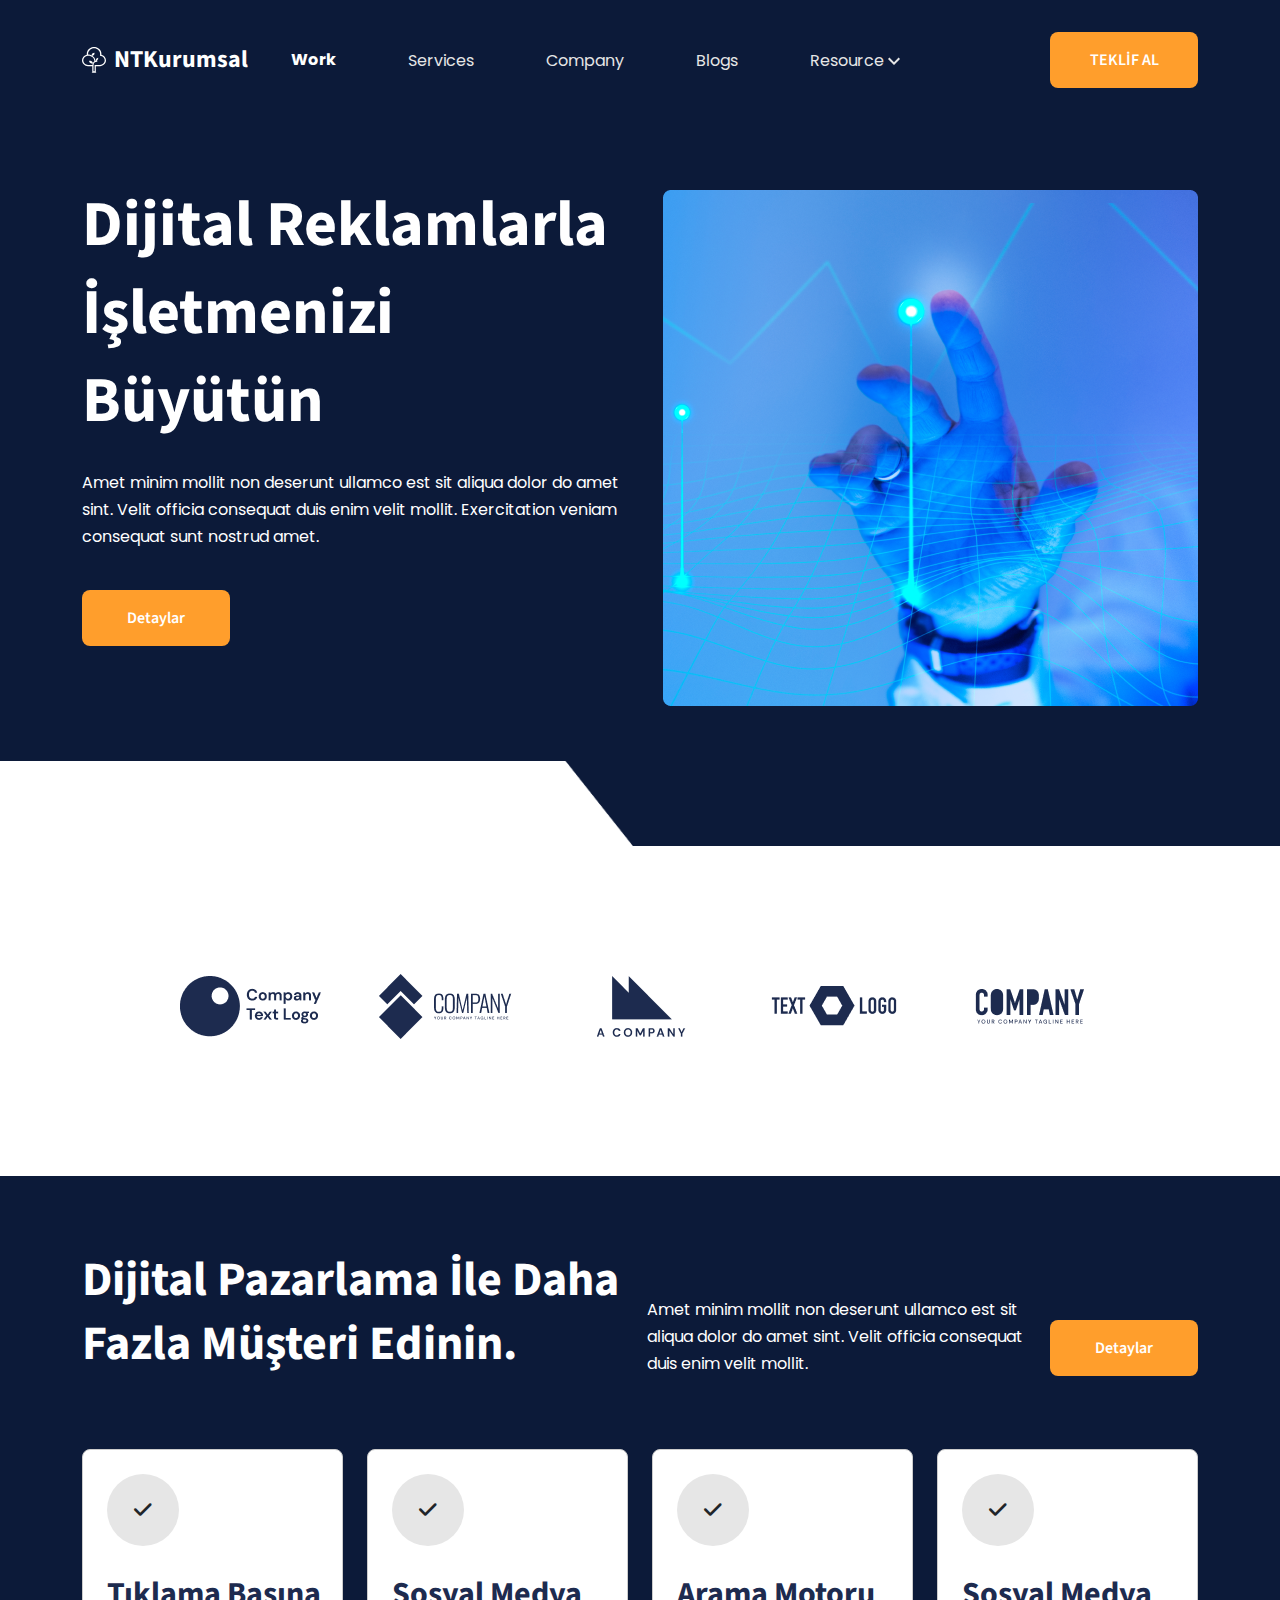
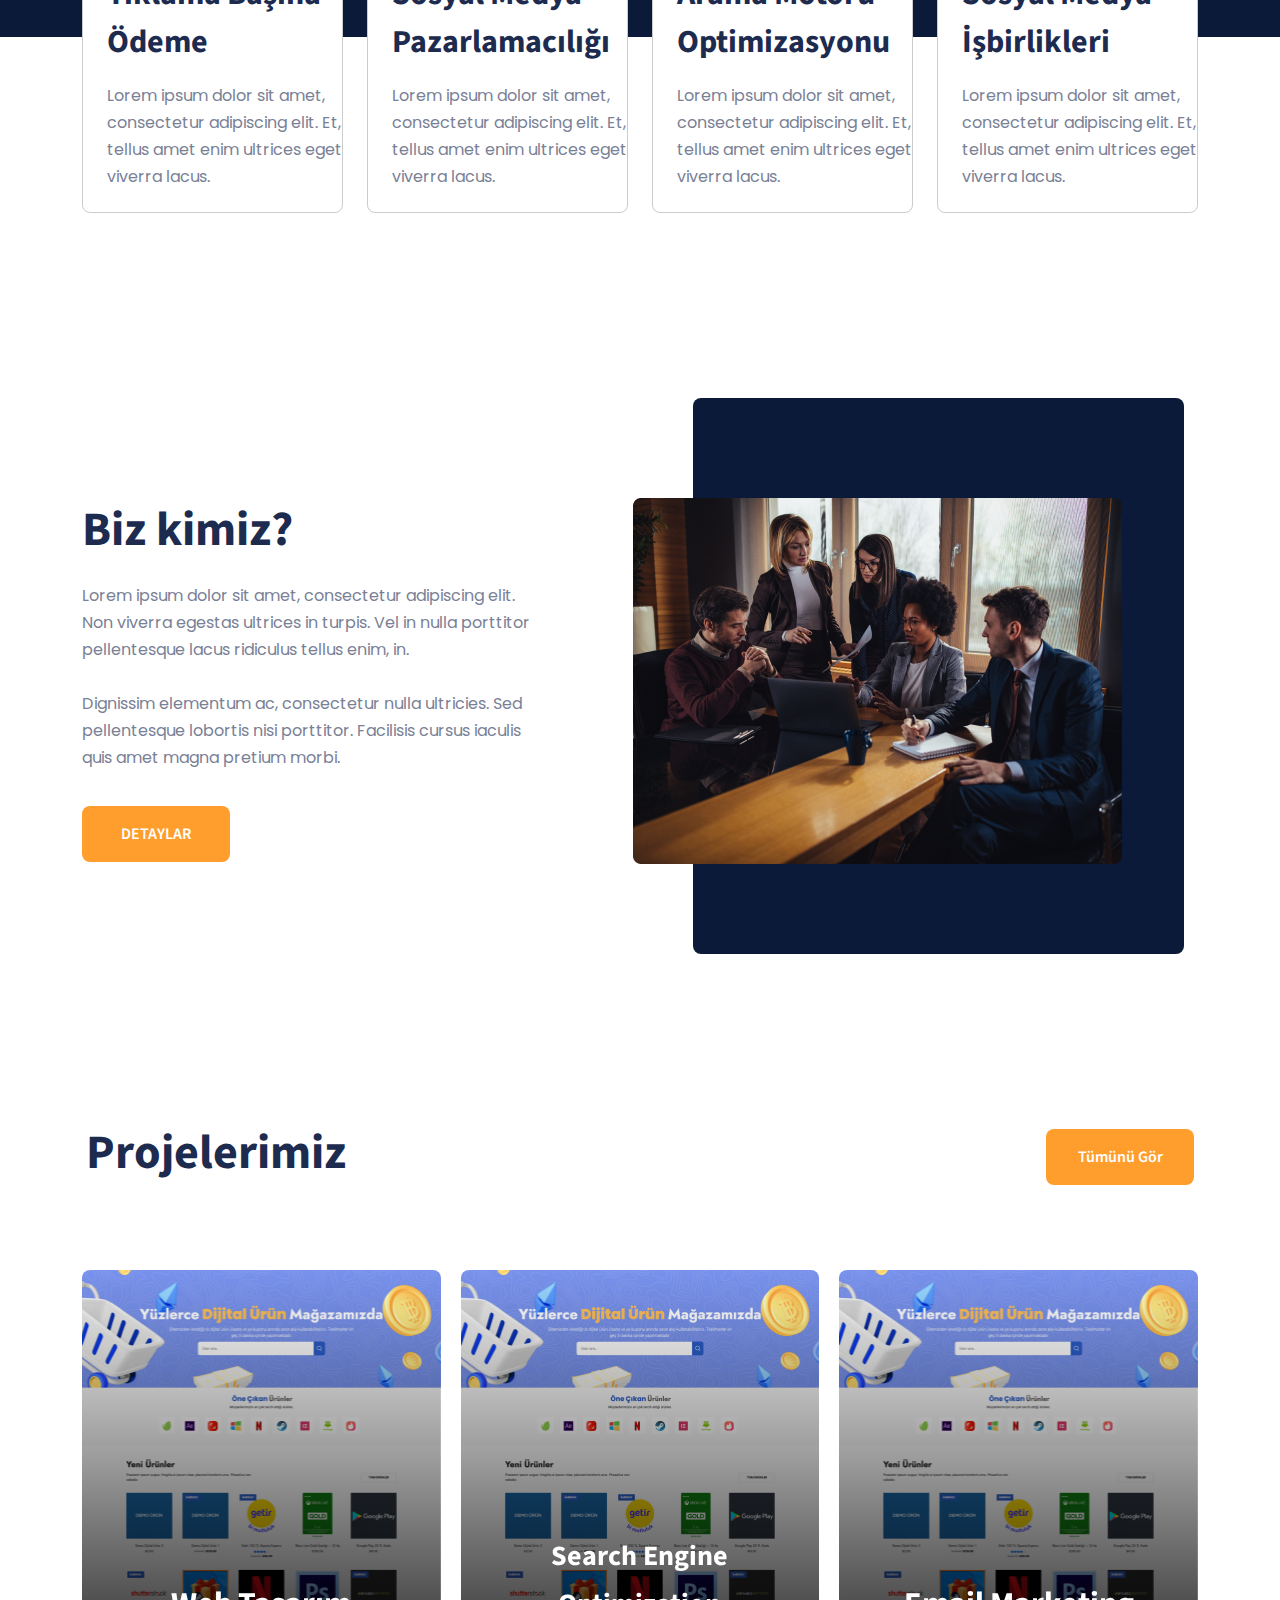
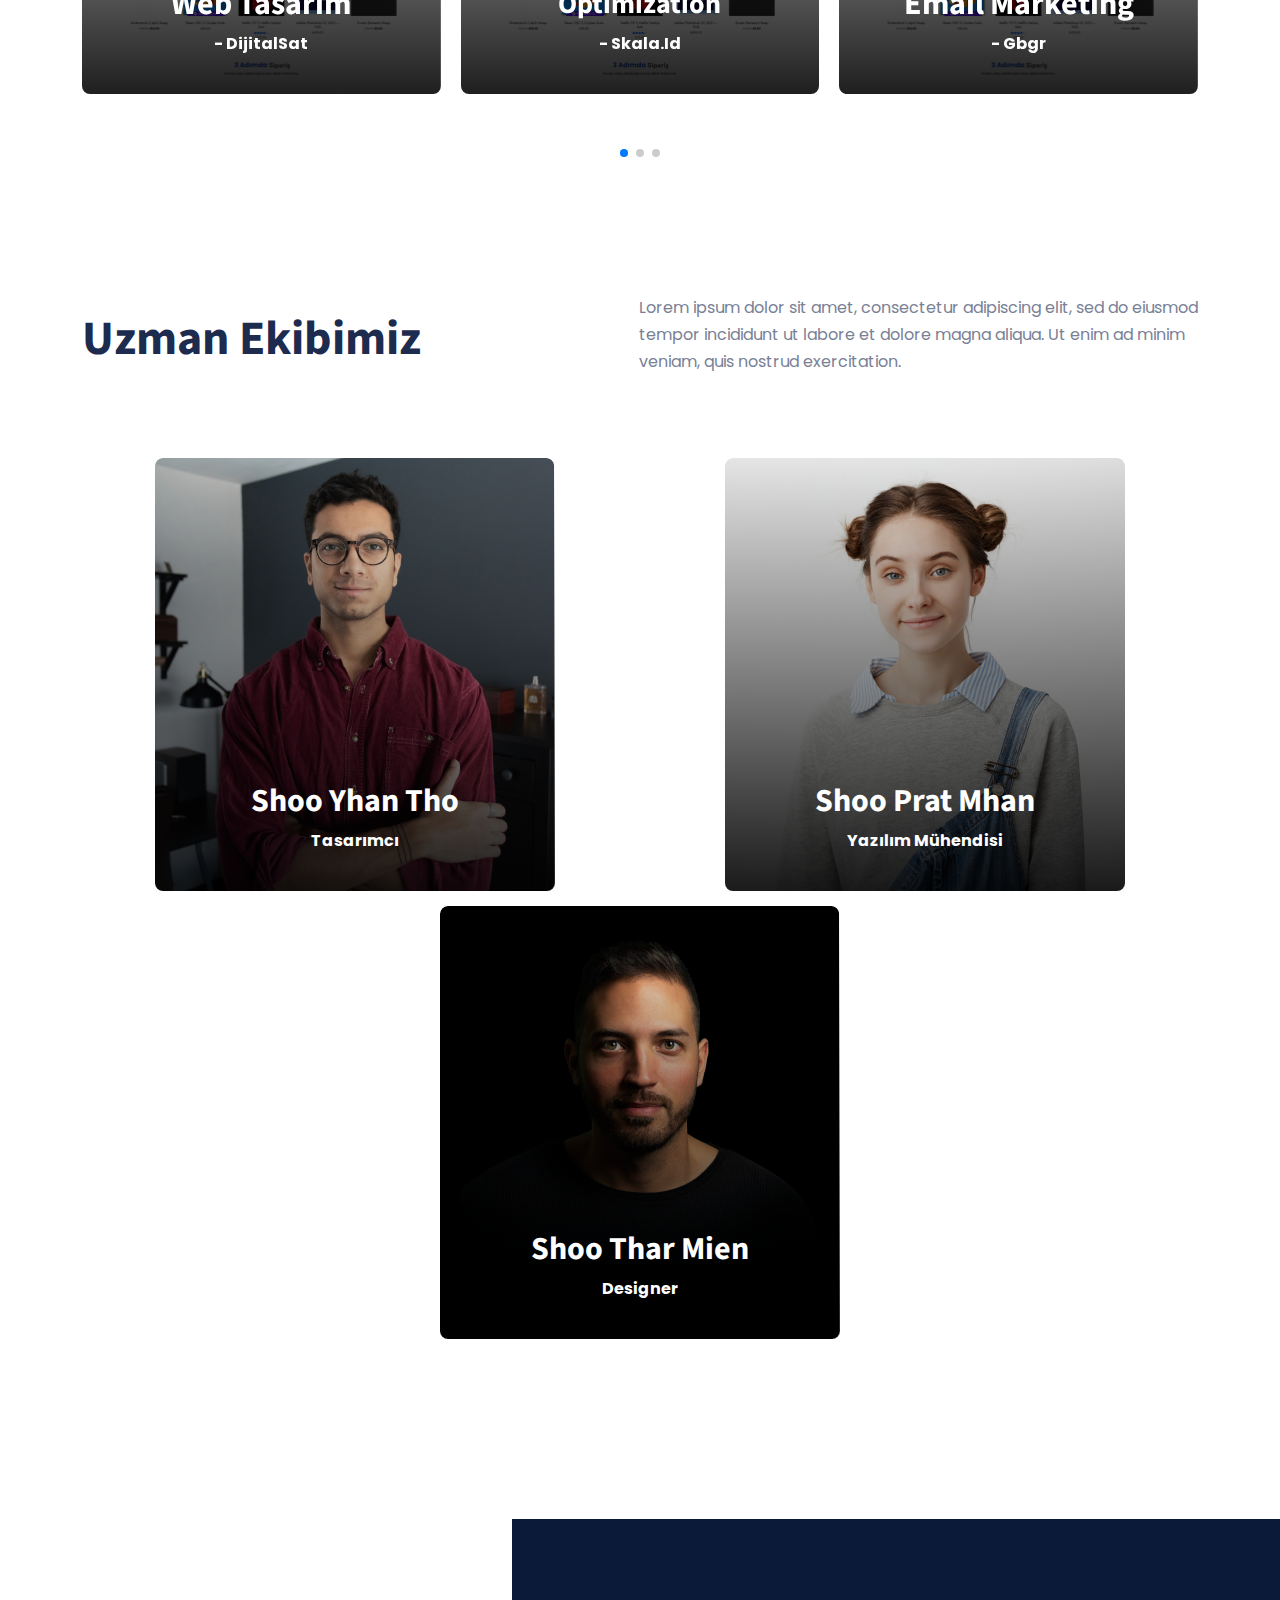
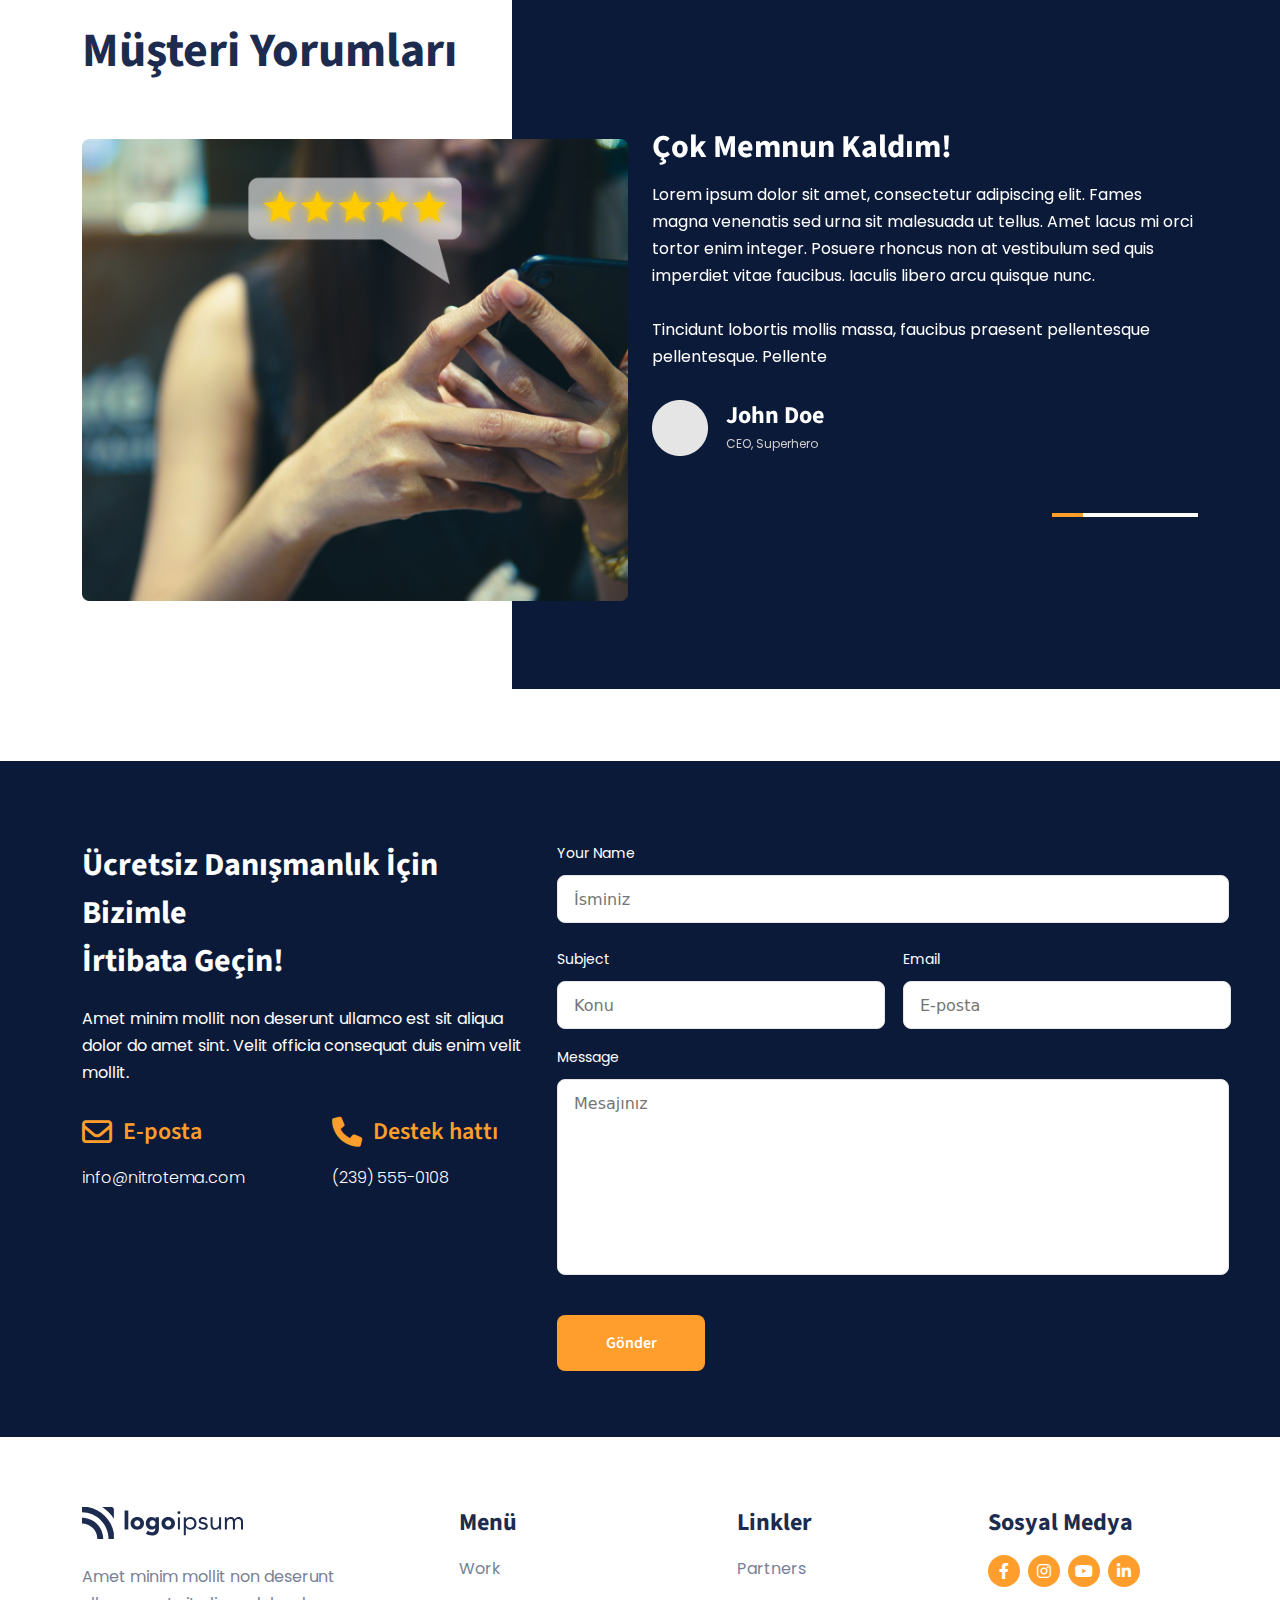
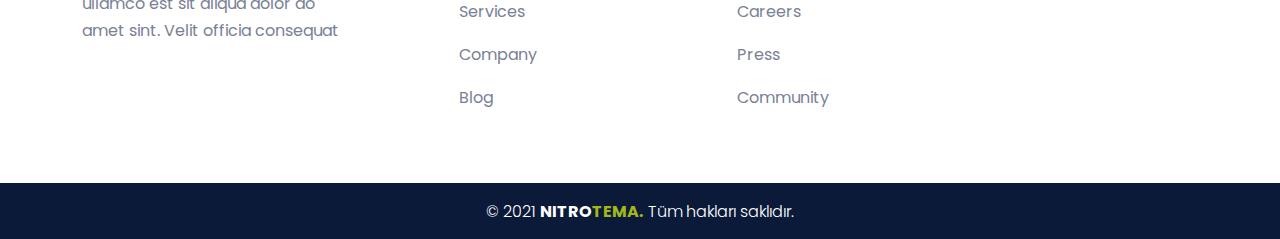
<file: index.html>
<!DOCTYPE html>
<html lang="en">

<head>
    <meta charset="UTF-8">
    <meta http-equiv="X-UA-Compatible" content="IE=edge">
    <meta name="viewport" content="width=device-width, initial-scale=1.0">
    <title>Document</title>
    <link rel="stylesheet" href="assets/css/style.css">
    <link rel="stylesheet" href="assets/css/bootstrap.min.css">
    <link rel="stylesheet" href="https://cdnjs.cloudflare.com/ajax/libs/font-awesome/6.0.0-beta3/css/all.min.css">
    <link rel="stylesheet" href="assets/css/swiper-bundle.min.css" />
</head>

<body id="body">
    <!-- Header Start -->
    <header id="header">
        <div class="container">
            <div class="row">
                <div class="col-6  justify-content-start d-flex align-items-center">
                    <div class="header-left">
                        <svg width="24" height="26" viewBox="0 0 24 26" fill="none" xmlns="http://www.w3.org/2000/svg">
                            <path
                                d="M19.3774 7.69924C19.3957 7.49593 19.4048 7.28919 19.4048 7.08098C19.4162 6.14431 19.2352 5.21477 18.8724 4.34621C18.5096 3.47766 17.9721 2.68736 17.291 2.0211C16.61 1.35485 15.799 0.825892 14.9051 0.464877C14.0111 0.103862 13.0519 -0.0820313 12.0831 -0.0820312C11.1143 -0.0820313 10.1551 0.103862 9.26112 0.464877C8.36715 0.825892 7.55616 1.35485 6.87514 2.0211C6.19413 2.68736 5.65663 3.47766 5.29379 4.34621C4.93096 5.21477 4.74999 6.14431 4.76139 7.08098C4.76139 7.27694 4.7695 7.47111 4.78571 7.66348C2.05362 8.20581 0 10.5618 0 13.3631C0 16.5671 2.68547 19.199 6.00025 19.199H10.2772V25.3229H9.87189V25.7638H14.1788V25.3229H13.8241V19.199H18.0003C21.3135 19.199 24 16.575 24 13.369C24 10.6255 22.0274 8.30135 19.3774 7.69924ZM10.2316 17.9742H6.44766C6.35595 17.9742 6.05751 17.9428 6.00025 17.9428C5.36841 17.9428 4.75632 17.7758 4.18072 17.5396C3.38509 17.2134 2.69795 16.6813 2.19493 16.0018C1.69191 15.3223 1.3925 14.5219 1.32964 13.6885C1.26678 12.8551 1.44292 12.0211 1.83866 11.2782C2.23441 10.5354 2.83443 9.91251 3.57269 9.47812C4.02871 9.20866 5.45252 8.68446 6.41675 8.68446C7.9765 8.6864 9.4741 9.2758 10.5919 10.3276C11.7096 11.3795 12.3596 12.811 12.4038 14.3184C11.753 14.749 11.2306 15.3372 10.8888 16.0243C10.7459 15.58 10.4034 14.8074 9.66364 14.339C8.57932 13.6531 7.05215 13.8819 7.05215 13.8819C7.05215 13.8819 7.2832 15.2233 8.36955 15.9097C9.18583 16.4261 10.2524 16.4241 10.7307 16.3918C10.547 16.8784 10.453 17.3924 10.4531 17.9105C10.4531 17.9232 10.4531 17.9747 10.4531 17.9747L10.2316 17.9742ZM21.3074 16.5495C20.881 16.963 20.3758 17.2927 19.8198 17.5205C19.2442 17.7562 18.6316 17.9369 18.0003 17.9369C17.9425 17.9369 17.6456 17.9742 17.5523 17.9742H12.6587V24.245H11.544C11.544 24.245 11.5516 17.9281 11.5516 17.9022C11.5522 17.0385 11.9067 16.2103 12.5375 15.5988C13.1682 14.9873 14.0238 14.6423 14.917 14.6393C15.0636 14.6393 15.2042 14.583 15.3079 14.4828C15.4116 14.3826 15.4698 14.2466 15.4698 14.1048C15.4698 13.9631 15.4116 13.8271 15.3079 13.7269C15.2042 13.6267 15.0636 13.5704 14.917 13.5704C14.7477 13.57 14.5785 13.5792 14.4103 13.5978C14.7848 13.4861 15.2925 13.2548 15.6578 12.7845C16.3079 11.9458 16.2648 10.6613 16.2648 10.6613C16.2648 10.6613 15.1643 10.7367 14.5137 11.5749C13.9057 12.3588 13.9057 13.5292 13.9082 13.6816C13.7618 13.7143 13.6172 13.7542 13.475 13.8011C13.3668 12.7579 13.0129 11.7526 12.4405 10.8622C11.8681 9.97178 11.0924 9.21996 10.1729 8.66437C10.672 8.53112 11.5957 8.21806 12.0983 7.63017C12.8077 6.79732 12.4059 5.72882 12.4059 5.72882C12.4059 5.72882 10.8493 6.01003 10.1379 6.84288C9.66617 7.39501 9.68492 8.05051 9.75079 8.4297C8.72621 7.89889 7.58168 7.62152 6.41929 7.62233C6.36305 7.62233 6.3068 7.62233 6.25107 7.62233C6.20423 7.62376 6.15776 7.63084 6.11274 7.64339L6.10565 7.55717C6.09196 7.39795 6.08538 7.23726 6.08538 7.07853C6.07809 6.3122 6.22791 5.55208 6.52617 4.84205C6.82444 4.13203 7.26523 3.48618 7.82311 2.9418C8.38098 2.39742 9.04488 1.9653 9.77645 1.67041C10.508 1.37551 11.2928 1.22367 12.0854 1.22367C12.878 1.22367 13.6627 1.37551 14.3943 1.67041C15.1259 1.9653 15.7898 2.39742 16.3476 2.9418C16.9055 3.48618 17.3463 4.13203 17.6446 4.84205C17.9428 5.55208 18.0927 6.3122 18.0854 7.07853C18.0854 7.24706 18.0778 7.41755 18.0626 7.58559L17.9643 8.6874L19.079 8.94019C19.587 9.05559 20.0711 9.2532 20.5109 9.52466C21.1767 9.93286 21.7249 10.4973 22.1044 11.1654C22.484 11.8336 22.6825 12.5837 22.6816 13.346C22.6828 13.9403 22.5626 14.529 22.3279 15.0783C22.0931 15.6275 21.7484 16.1265 21.3135 16.5466L21.3074 16.5495Z"
                                fill="white" />
                        </svg>
                        <a href="#" class="logo"> NTKurumsal </a>
                    </div>
                </div>
                <div class="col-6 d-flex justify-content-end align-items-center">
                    <nav class="navbar">
                        <ul class="nav-list">
                            <li class="nav-item"><a class="nav-link active" href="#"> Work </a></li>
                            <li class="nav-item"><a class="nav-link" href="#"> Services </a></li>
                            <li class="nav-item"><a class="nav-link" href="#"> Company </a></li>
                            <li class="nav-item"><a class="nav-link" href="#"> Blogs </a></li>
                            <li class="nav-item"><a class="nav-link" href="#"> Resource <svg width="12" height="8"
                                        viewBox="0 0 12 8" fill="none" xmlns="http://www.w3.org/2000/svg">
                                        <path fill-rule="evenodd" clip-rule="evenodd"
                                            d="M6 0L0 6L1.41 7.41L6 2.83L10.59 7.41L12 6L6 0Z" fill="#E6E6E6" />
                                    </svg>
                                </a>
                                <ul>
                                    <li><a href="#"> Sub Menu </a></li>
                                    <li><a href="#"> Sub Menu </a></li>
                                    <li><a href="#"> Sub Menu </a></li>
                                    <li><a href="#"> Sub Menu </a>
                                        <ul>
                                            <li><a href="#"> Sub Menu </a></li>
                                            <li><a href="#"> Sub Menu </a></li>
                                            <li><a href="#"> Sub Menu </a></li>
                                            <li><a href="#"> Sub Menu </a></li>
                                        </ul>
                                    </li>
                                </ul>
                            </li>
                            <li> <a href="#" class="btn-global btn-header"> TEKLİF AL </a></li>
                        </ul>
                    </nav>
                    <div class="open-menu">
                        <i class="fas fa-bars"></i>
                    </div>
                </div>
            </div>
        </div>
    </header>
    <!-- Header End -->

    <main>
        <!-- Mobil menu start -->
        <section id="mobil-menu">
            <div class="mobil-container">
                <nav>
                    <ul class="mobil-open">
                        <i class="fas fa-times close-btn"></i>
                        <li><a href="#"> Ana Sayfa </a></li>
                        <li><a href="#"> Hakkımızda </a></li>
                        <li class="position-relative "><a href="#" class="open-sub"> Hizmetler</a>
                            <i class="fas position-absolute icon fs-5 fa-angle-right"></i>
                        </li>
                        <li><a href="#"> Blog </a> </li>
                        <li><a href="#"> İletişim </a></li>
                    </ul>
                    <ul class="list-two">
                        <i class="fas fa-times close-btn"></i>
                        <i class="fas fa-long-arrow-alt-left geri"></i>
                        <li><a href="#"> Sub Menu </a></li>
                        <li><a href="#"> Sub Menu </a></li>
                        <li><a href="#"> Sub Menu </a></li>
                        <li><a href="#"> Sub Menu </a></li>
                        <li><a href="#"> Sub Menu </a></li>
                    </ul>
                </nav>
            </div>
        </section>
        <!-- Mobil menu end-->

        <!-- bg start -->
        <div class="bg-for-header">
            <img src="./assets/img/Background.png" alt="">
        </div>
        <!-- bg end -->


        <!-- Hero start -->
        <section id="hero">
            <div class="container">
                <div class="row">
                    <div class="col-lg-6 d-flex justify-content-start align-items-center">
                        <div class="hero-left">
                            <h1 class="heading">
                                Dijital Reklamlarla <br> İşletmenizi Büyütün
                            </h1>
                            <p class="hero-content">
                                Amet minim mollit non deserunt ullamco est sit aliqua dolor do amet sint. Velit officia
                                consequat duis enim velit mollit. Exercitation veniam consequat sunt nostrud amet.
                            </p>
                            <a href="#" class="btn-global"> Detaylar </a>
                        </div>
                    </div>
                    <div class="col-lg-6 hero-col  d-flex justify-content-end">
                        <div class="hero-right">
                            <img class="img-fluid"
                                src="./assets/img/innovative-business-technology-2021-09-02-06-01-27-utc 1.png" alt="">
                        </div>
                    </div>
                </div>
            </div>
        </section>
        <!-- Hero end -->

        <!-- logo area start -->
        <div class="logo-area">
            <div class="container">
                <div class="row">
                    <div class="col-12 d-flex justify-content-between align-items-center flex-wrap">
                        <img src="./assets/img/logo 1.png" alt="">
                        <img src="./assets/img/logo 2.png" alt="">
                        <img src="./assets/img/logo 3.png" alt="">
                        <img src="./assets/img/logo 4.png" alt="">
                        <img src="./assets/img/logo 5.png" alt="">
                    </div>
                </div>
            </div>
        </div>
        <!-- logo area end -->

        <!-- header 1 start -->
        <div class="header1">
            <div class="bg2"></div>
            <div class="container">
                <div class="row">
                    <div class="col-12">
                        <div class="heading-global">
                            <h2>Dijital Pazarlama İle Daha <br> Fazla Müşteri Edinin.</h2>
                            <p>Amet minim mollit non deserunt ullamco est sit <br> aliqua dolor do amet sint. Velit
                                officia consequat <br> duis enim velit mollit. </p>
                            <a href="#" class="btn-global"> Detaylar</a>
                        </div>
                    </div>
                    <div class="col-12 mb-col">
                        <div class="row">
                            <div class="col-lg-3 col-md-6 card-col">
                                <div class="card-item">
                                    <i class="fas fa-check"></i>
                                    <h3 class="card-heading">
                                        Tıklama Başına <br> Ödeme
                                    </h3>
                                    <p class="card-content">
                                        Lorem ipsum dolor sit amet, consectetur adipiscing elit. Et, tellus amet enim
                                        ultrices eget viverra lacus.
                                    </p>
                                </div>
                            </div>
                            <div class="col-lg-3 card-col col-md-6">
                                <div class="card-item">
                                    <i class="fas fa-check"></i>
                                    <h3 class="card-heading">
                                        Sosyal Medya <br> Pazarlamacılığı
                                    </h3>
                                    <p class="card-content">
                                        Lorem ipsum dolor sit amet, consectetur adipiscing elit. Et, tellus amet enim
                                        ultrices eget viverra lacus.
                                    </p>
                                </div>
                            </div>
                            <div class="col-lg-3 card-col col-md-6">
                                <div class="card-item">
                                    <i class="fas fa-check"></i>
                                    <h3 class="card-heading">
                                        Arama Motoru <br> Optimizasyonu
                                    </h3>
                                    <p class="card-content">
                                        Lorem ipsum dolor sit amet, consectetur adipiscing elit. Et, tellus amet enim
                                        ultrices eget viverra lacus.
                                    </p>
                                </div>
                            </div>
                            <div class="col-lg-3 card-col col-md-6">
                                <div class="card-item">
                                    <i class="fas fa-check"></i>
                                    <h3 class="card-heading">
                                        Sosyal Medya <br> İşbirlikleri
                                    </h3>
                                    <p class="card-content">
                                        Lorem ipsum dolor sit amet, consectetur adipiscing elit. Et, tellus amet enim
                                        ultrices eget viverra lacus.
                                    </p>
                                </div>
                            </div>
                        </div>
                    </div>
                </div>
            </div>
        </div>
        <!-- header 1 end-->

        <!-- who start -->
        <div class="who">
            <div class="container">
                <div class="row">
                    <div class="col-lg-5">
                        <div class="who-left">
                            <h3 class="global-title">
                                Biz kimiz?
                            </h3>
                            <p class="global-content">
                                Lorem ipsum dolor sit amet, consectetur adipiscing elit. Non viverra egestas ultrices in
                                turpis. Vel in nulla porttitor pellentesque lacus ridiculus tellus enim, in.
                                <br> <br>
                                Dignissim elementum ac, consectetur nulla ultricies. Sed pellentesque lobortis nisi
                                porttitor. Facilisis cursus iaculis quis amet magna pretium morbi.
                            </p>
                            <a href="#" class="btn-global"> DETAYLAR </a>
                        </div>
                    </div>
                    <div class="col-lg-7 who-col d-flex justify-content-center">
                        <div class="who-right">
                            <img class="img-fluid" src="assets/img/biz-kimiz.png" alt="">
                        </div>
                    </div>
                </div>
            </div>
        </div>
        <!-- who end -->

       <!-- projeler start -->
        <div class="projeler">
            <div class="container">
                <div class="d-flex  align-items-center justify-content-between px-1 proje-flex">
                    <h3 class="proje-title">
                        Projelerimiz
                    </h3>
                    <a href="#" class="btn-global">
                        Tümünü Gör
                    </a>
                </div>
                <div class="swiper mySwiper swiper-container">
                    <div class="swiper-wrapper">
                        <div class="swiper-slide  d-flex justify-content-center">
                            <div class="swip-item1">
                                <div class="img-text">
                                    <span class="name">Web Tasarım</span>
                                    <span class="work"> - DijitalSat</span>
                                </div>
                            </div>
                        </div>
                        <div class="swiper-slide d-flex justify-content-center">
                            <div class="swip-item2">
                                <div class="img-text">
                                    <span class="name fs-3">Search Engine Optimization </span>
                                    <span class="work"> - Skala.Id</span>
                                </div>
                            </div>
                        </div>
                        <div class="swiper-slide d-flex justify-content-center ">
                            <div class="swip-item3">
                                <div class="img-text">
                                    <span class="name">Email Marketing
                                    </span>
                                    <span class="work"> - Gbgr</span>
                                </div>
                            </div>
                        </div>
                        <div class="swiper-slide d-flex justify-content-center ">
                            <div class="swip-item3">
                                <div class="img-text">
                                    <span class="name">Email Marketing
                                    </span>
                                    <span class="work"> - Gbgr</span>
                                </div>
                            </div>
                        </div>
                        <div class="swiper-slide d-flex justify-content-center ">
                            <div class="swip-item3">
                                <div class="img-text">
                                    <span class="name">Email Marketing
                                    </span>
                                    <span class="work"> - Gbgr</span>
                                </div>
                            </div>
                        </div>

                    </div>
                    <div class="swiper-pagination"></div>
                </div>
            </div>
        </div>
<!-- projeler end -->

        <!-- ekip start -->
        <div class="ekip">
            <div class="container">
                <div class="heading-global-2">
                    <h3 class="global-title">
                        Uzman Ekibimiz
                    </h3>
                    <p class="global-content">
                        Lorem ipsum dolor sit amet, consectetur adipiscing elit, sed do eiusmod <br> tempor incididunt
                        ut labore et dolore magna aliqua. Ut enim ad minim <br> veniam, quis nostrud exercitation.
                    </p>
                </div>
                <div class="row">
                    <div class="col-lg-4 one-col">
                        <div class="who-img-item">
                            <div class="img-text">
                                <span class="name">Shoo Yhan Tho</span>
                                <span class="work">Tasarımcı</span>
                            </div>

                        </div>
                    </div>
                    <div class="col-lg-4 two-col">
                        <div class="who-img-item">
                            <div class="img-text">
                                <span class="name">Shoo Prat Mhan</span>
                                <span class="work">Yazılım Mühendisi</span>
                            </div>

                        </div>
                    </div>
                    <div class="col-lg-4 three-col">
                        <div class="who-img-item">
                            <div class="img-text">
                                <span class="name">Shoo Thar Mien</span>
                                <span class="work">Designer</span>
                            </div>

                        </div>
                    </div>
                </div>
            </div>
        </div>
        <!-- ekip end -->

        <!-- slider start -->
        <div class="slider">
            <div class="container">
                <div class="row">
                    <div class="col-lg-6">
                        <div class="slider-left">
                            <h3 class="global-title">
                                Müşteri Yorumları
                            </h3>
                            <img class="img-fluid mt-5"
                                src="./assets/img/customer-review-good-rating-concept-people-use-sm-2021-09-11-17-31-45-utc 1.png"
                                alt="">
                        </div>
                    </div>
                    <div class="col-lg-6 d-flex align-items-center mt-5">
                        <div class="swiper mySwiper swip-two">
                            <div class="swiper-wrapper">
                                <div class="swiper-slide">
                                    <div class="slider-right swiper-slide">
                                        <h3 class="slider-title">
                                            Çok Memnun Kaldım!
                                        </h3>
                                        <p class="slid-content">
                                            Lorem ipsum dolor sit amet, consectetur adipiscing elit. Fames magna
                                            venenatis sed urna
                                            sit malesuada ut tellus. Amet lacus mi orci tortor enim integer. Posuere
                                            rhoncus non at
                                            vestibulum sed quis imperdiet vitae faucibus. Iaculis libero arcu quisque
                                            nunc.
                                            <br><br>
                                            Tincidunt lobortis mollis massa, faucibus praesent pellentesque <br>
                                            pellentesque.
                                            Pellente
                                        </p>
                                        <div class="slid-profil d-flex align-items-center">
                                            <img src="./assets/img/Image Placeholder.png" alt="">
                                            <div class="slid-flex d-flex flex-column">
                                                <span class="slid-name"> John Doe </span>
                                                <span class="slid-work">CEO, Superhero</span>
                                            </div>
                                        </div>
                                    </div>
                                </div>
                                <div class="swiper-slide">
                                    <div class="slider-right swiper-slide">
                                        <h3 class="slider-title">
                                            Çok Memnun Kaldım!
                                        </h3>
                                        <p class="slid-content">
                                            Lorem ipsum dolor sit amet, consectetur adipiscing elit. Fames magna
                                            venenatis sed urna
                                            sit malesuada ut tellus. Amet lacus mi orci tortor enim integer. Posuere
                                            rhoncus non at
                                            vestibulum sed quis imperdiet vitae faucibus. Iaculis libero arcu quisque
                                            nunc.
                                            <br><br>
                                            Tincidunt lobortis mollis massa, faucibus praesent pellentesque <br>
                                            pellentesque.
                                            Pellente
                                        </p>
                                        <div class="slid-profil d-flex align-items-center">
                                            <img src="./assets/img/Image Placeholder.png" alt="">
                                            <div class="slid-flex d-flex flex-column">
                                                <span class="slid-name"> John Doe </span>
                                                <span class="slid-work">CEO, Superhero</span>
                                            </div>
                                        </div>
                                    </div>
                                </div>
                                <div class="swiper-slide">
                                    <div class="slider-right swiper-slide">
                                        <h3 class="slider-title">
                                            Çok Memnun Kaldım!
                                        </h3>
                                        <p class="slid-content">
                                            Lorem ipsum dolor sit amet, consectetur adipiscing elit. Fames magna
                                            venenatis sed urna
                                            sit malesuada ut tellus. Amet lacus mi orci tortor enim integer. Posuere
                                            rhoncus non at
                                            vestibulum sed quis imperdiet vitae faucibus. Iaculis libero arcu quisque
                                            nunc.
                                            <br><br>
                                            Tincidunt lobortis mollis massa, faucibus praesent pellentesque <br>
                                            pellentesque.
                                            Pellente
                                        </p>
                                        <div class="slid-profil d-flex align-items-center">
                                            <img src="./assets/img/Image Placeholder.png" alt="">
                                            <div class="slid-flex d-flex flex-column">
                                                <span class="slid-name"> John Doe </span>
                                                <span class="slid-work">CEO, Superhero</span>
                                            </div>
                                        </div>
                                    </div>
                                </div>
                                <div class="swiper-slide">
                                    <div class="slider-right swiper-slide">
                                        <h3 class="slider-title">
                                            Çok Memnun Kaldım!
                                        </h3>
                                        <p class="slid-content">
                                            Lorem ipsum dolor sit amet, consectetur adipiscing elit. Fames magna
                                            venenatis sed urna
                                            sit malesuada ut tellus. Amet lacus mi orci tortor enim integer. Posuere
                                            rhoncus non at
                                            vestibulum sed quis imperdiet vitae faucibus. Iaculis libero arcu quisque
                                            nunc.
                                            <br><br>
                                            Tincidunt lobortis mollis massa, faucibus praesent pellentesque <br>
                                            pellentesque.
                                            Pellente
                                        </p>
                                        <div class="slid-profil d-flex align-items-center">
                                            <img src="./assets/img/Image Placeholder.png" alt="">
                                            <div class="slid-flex d-flex flex-column">
                                                <span class="slid-name"> John Doe </span>
                                                <span class="slid-work">CEO, Superhero</span>
                                            </div>
                                        </div>
                                    </div>
                                </div>
                                <div class="swiper-slide">
                                    <div class="slider-right swiper-slide">
                                        <h3 class="slider-title">
                                            Çok Memnun Kaldım!
                                        </h3>
                                        <p class="slid-content">
                                            Lorem ipsum dolor sit amet, consectetur adipiscing elit. Fames magna
                                            venenatis sed urna
                                            sit malesuada ut tellus. Amet lacus mi orci tortor enim integer. Posuere
                                            rhoncus non at
                                            vestibulum sed quis imperdiet vitae faucibus. Iaculis libero arcu quisque
                                            nunc.
                                            <br><br>
                                            Tincidunt lobortis mollis massa, faucibus praesent pellentesque <br>
                                            pellentesque.
                                            Pellente
                                        </p>
                                        <div class="slid-profil d-flex align-items-center">
                                            <img src="./assets/img/Image Placeholder.png" alt="">
                                            <div class="slid-flex d-flex flex-column">
                                                <span class="slid-name"> John Doe </span>
                                                <span class="slid-work">CEO, Superhero</span>
                                            </div>
                                        </div>
                                    </div>
                                </div>
                            </div>
                            <div class="swiper-pagination"></div>
                        </div>
                    </div>
                </div>
            </div>
        </div>
        <!-- slider end -->

        <!-- form start -->
        <div class="form">
            <div class="container">
                <div class="row">
                    <div class="col-lg-5">
                        <div class="form-left">
                            <h3 class="form-title">
                                Ücretsiz Danışmanlık İçin Bizimle <br> İrtibata Geçin!
                            </h3>
                            <p class="global-content">
                                Amet minim mollit non deserunt ullamco est sit aliqua dolor do amet sint. Velit officia
                                consequat duis enim velit mollit.
                            </p>
                            <div class="form-grid">
                                <div class="d-flex flex-column">
                                    <div class="d-flex align-items-center">
                                        <i class="far fa-envelope"></i>
                                        <span class="epo"> E-posta </span>
                                    </div>
                                    <span class="form-name">
                                        info@nitrotema.com
                                    </span>
                                </div>
                                <div class="d-flex flex-column">
                                    <div class="d-flex align-items-center">
                                        <i class="fas fa-phone"></i>
                                        <span class="epo"> Destek hattı </span>
                                    </div>
                                    <span class="form-name">
                                        (239) 555-0108
                                    </span>
                                </div>
                            </div>
                        </div>
                    </div>
                    <div class="col-lg-7">
                        <div class="form-right">
                            <form action="">
                                <label for=""> Your Name </label>
                                <input type="text" class="input1" placeholder="İsminiz">
                                <div class="input-flex d-flex">
                                    <div class="d-flex flex-column">
                                        <label for=""> Subject </label>
                                        <input class="input2" type="text" placeholder="Konu">
                                    </div>
                                    <div class="d-flex flex-column">
                                        <label for=""> Email </label>
                                        <input class="input3" t type="text" placeholder="E-posta">
                                    </div>
                                </div>
                                <label for=""> Message </label>
                                <textarea class="text-area" cols="30" rows="10" placeholder="Mesajınız"></textarea>
                                <button type="submit" class="btn-global submit-form"> Gönder </button>
                            </form>
                        </div>
                    </div>
                </div>
            </div>
        </div>
        <!-- form end -->
    </main>
    <!-- footer start -->
    <footer id="footer">
        <div class="container">
            <div class="row">
                <div class="col-lg-3">
                    <div class="footer-item">
                        <svg width="161" height="32" viewBox="0 0 161 32" fill="none"
                            xmlns="http://www.w3.org/2000/svg">
                            <path
                                d="M0 10.6641V16.5883C2.01585 16.5869 4.01219 16.9846 5.87479 17.7589C7.73739 18.5331 9.4297 19.6685 10.8549 21.1002C12.2797 22.5314 13.4097 24.2306 14.1802 26.1007C14.9507 27.9707 15.3466 29.9749 15.3453 31.9987H21.2402C21.2349 26.3428 18.9955 20.92 15.0135 16.9202C11.0314 12.9205 5.632 10.6705 0 10.6641H0Z"
                                fill="#1D2B4F" />
                            <path
                                d="M29.4801 0H20.1379C24.8639 3.00768 28.8684 7.02862 31.8641 11.7743V2.39241C31.8636 1.75775 31.6123 1.14924 31.1652 0.700619C30.7182 0.252003 30.1121 -1.57043e-07 29.4801 0Z"
                                fill="#1D2B4F" />
                            <path
                                d="M5.86977 0H0V5.33388C7.04017 5.34123 13.7899 8.15302 18.7681 13.1523C23.7464 18.1515 26.5465 24.9298 26.554 31.9999H31.8645V26.1052C30.6638 19.6265 27.5376 13.6648 22.8976 9.00502C18.2575 4.34523 12.321 1.20578 5.86977 0Z"
                                fill="#1D2B4F" />
                            <path d="M46.3136 3.52344H42.572V22.4623H46.3136V3.52344Z" fill="#1D2B4F" />
                            <path
                                d="M60.0706 11.7278C59.4477 11.1592 58.7186 10.7204 57.9256 10.4369C56.2221 9.83615 54.3656 9.83615 52.6621 10.4369C51.8688 10.7202 51.1394 11.159 50.5163 11.7278C49.9053 12.2935 49.4171 12.9799 49.0824 13.7438C48.7365 14.5772 48.5583 15.4712 48.5583 16.3741C48.5583 17.277 48.7365 18.171 49.0824 19.0044C49.4158 19.7706 49.9041 20.4588 50.5163 21.0255C51.1383 21.5947 51.8673 22.0333 52.6604 22.3156C54.3638 22.9174 56.2206 22.9174 57.924 22.3156C58.7174 22.0333 59.4466 21.5947 60.0689 21.0255C60.6809 20.4585 61.1691 19.7704 61.5028 19.0044C61.8488 18.171 62.0269 17.277 62.0269 16.3741C62.0269 15.4712 61.8488 14.5772 61.5028 13.7438C61.1684 12.9801 60.6809 12.2938 60.0706 11.7278ZM57.5013 18.6044C56.8954 19.1525 56.1089 19.4558 55.2935 19.4558C54.478 19.4558 53.6915 19.1525 53.0856 18.6044C52.5763 17.9731 52.2985 17.1853 52.2985 16.3728C52.2985 15.5604 52.5763 14.7726 53.0856 14.1413C53.6915 13.5932 54.478 13.2899 55.2935 13.2899C56.1089 13.2899 56.8954 13.5932 57.5013 14.1413C58.0106 14.7726 58.2884 15.5604 58.2884 16.3728C58.2884 17.1853 58.0106 17.9731 57.5013 18.6044Z"
                                fill="#1D2B4F" />
                            <path
                                d="M73.5031 11.8891H73.4562C73.2831 11.6452 73.0822 11.4225 72.8575 11.2255C72.5852 10.9837 72.2838 10.7772 71.9602 10.6108C71.1424 10.1894 70.2346 9.97464 69.3155 9.98513C68.51 9.97097 67.7135 10.1561 66.9961 10.5241C66.3276 10.8717 65.7374 11.3535 65.262 11.9397C64.7772 12.5438 64.4053 13.2311 64.1643 13.9683C63.9081 14.7278 63.7775 15.5243 63.7778 16.3262C63.7683 17.1869 63.912 18.0424 64.2021 18.8525C64.4649 19.5917 64.8746 20.2695 65.4062 20.8449C65.9359 21.4079 66.5787 21.8514 67.2921 22.1459C68.0677 22.4634 68.899 22.6209 69.7364 22.6091C70.3559 22.5984 70.9684 22.4754 71.5443 22.2461C72.1902 22.0001 72.7498 21.5687 73.1535 21.0057H73.2038V22.1847C73.2178 22.5779 73.1533 22.97 73.014 23.3378C72.8748 23.7056 72.6636 24.0416 72.3929 24.3261C72.0495 24.6313 71.648 24.8632 71.2127 25.008C70.7774 25.1527 70.3174 25.2072 69.8605 25.1682C69.1361 25.1764 68.4181 25.0312 67.7533 24.7421C67.0918 24.4453 66.4746 24.0576 65.9194 23.5901L63.8491 26.6933C64.6953 27.3778 65.6845 27.8617 66.7429 28.1089C67.7902 28.3507 68.8614 28.4725 69.936 28.4718C72.2973 28.4718 74.0557 27.8748 75.2112 26.6807C76.3668 25.4866 76.9448 23.7372 76.9453 21.4327V10.2858H73.5073L73.5031 11.8891ZM73.2784 17.4377C73.1308 17.7942 72.9145 18.1179 72.642 18.3902C72.3645 18.6678 72.0392 18.8927 71.6818 19.0537C71.3108 19.2192 70.9093 19.3047 70.5033 19.3047C70.0973 19.3047 69.6958 19.2192 69.3247 19.0537C68.9721 18.8904 68.6511 18.6657 68.3763 18.3902C68.1026 18.1156 67.8855 17.7895 67.7373 17.4306C67.5891 17.0716 67.5129 16.6869 67.5129 16.2984C67.5129 15.9098 67.5891 15.5251 67.7373 15.1662C67.8855 14.8073 68.1026 14.4812 68.3763 14.2066C68.6512 13.931 68.9722 13.7061 69.3247 13.5422C69.6959 13.3772 70.0974 13.2921 70.5033 13.2921C70.9092 13.2921 71.3106 13.3772 71.6818 13.5422C72.0391 13.7039 72.3643 13.9289 72.642 14.2066C73.0536 14.6221 73.3336 15.1505 73.4469 15.7255C73.5601 16.3004 73.5015 16.8962 73.2784 17.4377Z"
                                fill="#1D2B4F" />
                            <path
                                d="M91.0015 11.7278C90.3786 11.1592 89.6496 10.7204 88.8565 10.4369C87.153 9.83615 85.2965 9.83615 83.593 10.4369C82.7997 10.7202 82.0703 11.159 81.4472 11.7278C80.8362 12.2935 80.348 12.9799 80.0133 13.7438C79.6674 14.5772 79.4893 15.4712 79.4893 16.3741C79.4893 17.277 79.6674 18.171 80.0133 19.0044C80.3468 19.7706 80.835 20.4588 81.4472 21.0255C82.0697 21.5949 82.7993 22.0335 83.593 22.3156C85.2964 22.9174 87.1532 22.9174 88.8565 22.3156C89.65 22.0333 90.3792 21.5947 91.0015 21.0255C91.6137 20.4588 92.102 19.7706 92.4354 19.0044C92.7814 18.171 92.9595 17.277 92.9595 16.3741C92.9595 15.4712 92.7814 14.5772 92.4354 13.7438C92.1007 12.9799 91.6126 12.2935 91.0015 11.7278ZM88.4322 18.6044C87.8264 19.1525 87.0398 19.4558 86.2244 19.4558C85.4089 19.4558 84.6224 19.1525 84.0165 18.6044C83.5073 17.9731 83.2294 17.1853 83.2294 16.3728C83.2294 15.5604 83.5073 14.7726 84.0165 14.1413C84.6224 13.5932 85.4089 13.2899 86.2244 13.2899C87.0398 13.2899 87.8264 13.5932 88.4322 14.1413C88.9415 14.7726 89.2193 15.5604 89.2193 16.3728C89.2193 17.1853 88.9415 17.9731 88.4322 18.6044Z"
                                fill="#1D2B4F" />
                            <path d="M97.9226 10.3711H95.916V22.4612H97.9226V10.3711Z" fill="#1D2B4F" />
                            <path
                                d="M96.92 4.17214C96.7254 4.16843 96.5322 4.20553 96.3528 4.28108C96.1733 4.35662 96.0115 4.46895 95.8777 4.61088C95.6737 4.81745 95.5351 5.08005 95.4795 5.36559C95.4238 5.65112 95.4536 5.94681 95.565 6.21539C95.6764 6.48396 95.8645 6.71341 96.1056 6.8748C96.3466 7.0362 96.6299 7.12233 96.9196 7.12233C97.2093 7.12233 97.4926 7.0362 97.7336 6.8748C97.9747 6.71341 98.1628 6.48396 98.2742 6.21539C98.3856 5.94681 98.4154 5.65112 98.3597 5.36559C98.3041 5.08005 98.1655 4.81745 97.9615 4.61088C97.8279 4.46889 97.6663 4.35651 97.4869 4.28096C97.3076 4.2054 97.1145 4.16834 96.92 4.17214Z"
                                fill="#1D2B4F" />
                            <path
                                d="M112.766 11.8738C112.202 11.295 111.523 10.8415 110.773 10.5424C109.95 10.2167 109.072 10.0545 108.188 10.0649C107.354 10.0553 106.531 10.2413 105.782 10.6081C105.044 10.9764 104.391 11.4953 103.865 12.1314H103.811V10.3715H101.807V28.352H103.811V20.3184H103.862C104.288 21.0552 104.909 21.6591 105.656 22.0632C106.523 22.5507 107.504 22.7961 108.498 22.7739C109.311 22.7791 110.117 22.6163 110.865 22.2956C111.587 21.9879 112.239 21.5351 112.781 20.9651C113.331 20.3825 113.764 19.6985 114.055 18.9508C114.672 17.3195 114.672 15.5176 114.055 13.8864C113.761 13.1369 113.323 12.453 112.766 11.8738ZM112.058 18.1895C111.871 18.7159 111.579 19.1982 111.199 19.6065C110.819 20.0149 110.359 20.3405 109.849 20.5634C108.72 21.0275 107.455 21.0275 106.327 20.5634C105.816 20.3405 105.356 20.0146 104.975 19.6058C104.595 19.197 104.302 18.7141 104.115 18.187C103.721 17.0412 103.721 15.7959 104.115 14.6502C104.302 14.1231 104.595 13.6401 104.975 13.2314C105.356 12.8226 105.816 12.4966 106.327 12.2738C107.455 11.8096 108.72 11.8096 109.849 12.2738C110.36 12.4966 110.82 12.8226 111.2 13.2314C111.581 13.6401 111.874 14.1231 112.061 14.6502C112.455 15.7959 112.455 17.0412 112.061 18.187L112.058 18.1895Z"
                                fill="#1D2B4F" />
                            <path
                                d="M124.625 16.422C124.244 16.1356 123.82 15.9133 123.368 15.7635C122.871 15.5953 122.364 15.4614 121.85 15.3626C121.464 15.2964 121.082 15.2104 120.705 15.1049C120.369 15.0133 120.042 14.8921 119.727 14.7428C119.475 14.628 119.248 14.4656 119.057 14.2645C118.894 14.0846 118.807 13.8488 118.813 13.606C118.809 13.3439 118.885 13.087 119.031 12.87C119.176 12.6557 119.364 12.475 119.584 12.3403C119.819 12.1974 120.076 12.0928 120.344 12.0304C120.618 11.9622 120.9 11.9275 121.182 11.9268C121.72 11.91 122.252 12.0492 122.713 12.3277C123.129 12.5908 123.477 12.9492 123.729 13.3736L125.401 12.2628C125.031 11.5287 124.429 10.9381 123.69 10.5829C122.945 10.2354 122.132 10.059 121.311 10.0666C120.754 10.0653 120.2 10.1436 119.665 10.2991C119.152 10.4459 118.665 10.6733 118.223 10.9727C117.8 11.2594 117.448 11.6393 117.194 12.0835C116.931 12.5565 116.798 13.0912 116.809 13.6329C116.788 14.1632 116.907 14.6895 117.156 15.158C117.382 15.5498 117.698 15.8818 118.078 16.1264C118.497 16.3919 118.952 16.5963 119.428 16.7336C119.943 16.8885 120.483 17.0263 121.049 17.147C121.375 17.2161 121.693 17.2936 122.001 17.3795C122.29 17.4573 122.567 17.5746 122.824 17.7281C123.051 17.8632 123.248 18.0435 123.403 18.2578C123.557 18.4952 123.634 18.7752 123.622 19.0586C123.631 19.3563 123.55 19.6499 123.39 19.9007C123.231 20.1384 123.02 20.337 122.773 20.4818C122.506 20.6414 122.215 20.7553 121.911 20.8186C121.603 20.8867 121.288 20.9214 120.972 20.9222C120.347 20.9465 119.727 20.7942 119.184 20.4826C118.684 20.1633 118.245 19.7579 117.885 19.2851L116.292 20.5256C116.785 21.2947 117.485 21.9079 118.311 22.294C119.158 22.6314 120.063 22.794 120.974 22.7723C121.567 22.7728 122.158 22.7035 122.734 22.566C123.283 22.4385 123.806 22.2157 124.278 21.9074C124.729 21.6067 125.103 21.2026 125.368 20.7285C125.656 20.1904 125.799 19.5859 125.781 18.9752C125.797 18.4503 125.692 17.9287 125.472 17.4519C125.273 17.0476 124.983 16.6951 124.625 16.422Z"
                                fill="#1D2B4F" />
                            <path
                                d="M139.082 19.5938V10.3711H137.075V16.2658C137.082 16.9013 137.008 17.5351 136.857 18.1521C136.728 18.6811 136.5 19.1806 136.186 19.6241C135.887 20.0365 135.488 20.3654 135.028 20.5799C134.498 20.8162 133.923 20.9312 133.343 20.9167C132.951 20.9486 132.557 20.8854 132.195 20.7326C131.832 20.5797 131.511 20.3417 131.259 20.0384C130.777 19.3341 130.541 18.4892 130.588 17.6359V10.3711H128.582V17.8372C128.576 18.514 128.667 19.1881 128.852 19.8389C129.013 20.4158 129.3 20.9498 129.69 21.4026C130.082 21.8454 130.569 22.1912 131.116 22.4132C131.767 22.6684 132.462 22.7915 133.161 22.7753C133.631 22.7791 134.099 22.7135 134.551 22.5807C134.958 22.4616 135.347 22.288 135.708 22.0645C136.036 21.8615 136.334 21.6138 136.595 21.3285C136.829 21.0747 137.024 20.7872 137.174 20.4755H137.226C137.226 20.8207 137.234 21.1576 137.252 21.486C137.269 21.8144 137.277 22.1417 137.277 22.4679H139.181C139.181 22.071 139.164 21.6317 139.129 21.15C139.094 20.6683 139.079 20.1496 139.082 19.5938Z"
                                fill="#1D2B4F" />
                            <path
                                d="M160.768 13.0195C160.634 12.4345 160.37 11.8875 159.996 11.4195C159.618 10.9667 159.131 10.6188 158.581 10.409C157.889 10.1581 157.156 10.0399 156.42 10.0604C155.622 10.0253 154.831 10.2373 154.156 10.6675C153.531 11.1183 153.005 11.6947 152.613 12.3602C152.511 12.153 152.377 11.9161 152.214 11.6494C152.032 11.3615 151.802 11.1078 151.533 10.9C151.202 10.6476 150.834 10.4487 150.442 10.3105C149.916 10.1328 149.363 10.0496 148.808 10.0646C148.338 10.0607 147.87 10.1262 147.419 10.2591C147.012 10.3782 146.623 10.5518 146.261 10.7753C145.933 10.9786 145.635 11.2263 145.374 11.5113C145.14 11.7651 144.945 12.0527 144.796 12.3644H144.744C144.744 12.0191 144.735 11.684 144.719 11.3538C144.702 11.0237 144.693 10.6995 144.693 10.372H142.789C142.789 10.7689 142.806 11.2082 142.84 11.6898C142.874 12.1715 142.891 12.6883 142.891 13.2402V22.462H144.9V16.5724C144.893 15.9366 144.967 15.3025 145.119 14.6852C145.247 14.1561 145.474 13.6564 145.789 13.2132C146.088 12.8007 146.486 12.4717 146.947 12.2574C147.477 12.021 148.052 11.9059 148.632 11.9206C148.975 11.8911 149.321 11.9535 149.632 12.1014C149.944 12.2493 150.211 12.4775 150.406 12.7627C150.837 13.6487 151.024 14.6344 150.947 15.6174V22.4637H152.95V15.486C152.944 14.9888 153.027 14.4945 153.194 14.0267C153.343 13.6119 153.571 13.2303 153.865 12.9033C154.143 12.5972 154.48 12.351 154.856 12.18C155.235 12.0073 155.648 11.9191 156.065 11.9214C156.56 11.9034 157.053 12.0005 157.505 12.2052C157.862 12.3781 158.17 12.6356 158.405 12.9555C158.631 13.2722 158.789 13.6327 158.869 14.0141C158.955 14.4131 158.998 14.8202 158.997 15.2284V22.462H161V15.1248C161.007 14.4162 160.929 13.7094 160.768 13.0195Z"
                                fill="#1D2B4F" />
                        </svg>
                        <p class="footer-content">
                            Amet minim mollit non deserunt ullamco est sit aliqua dolor do amet sint. Velit officia
                            consequat
                        </p>
                    </div>
                </div>
                <div class="col-lg-3 d-flex justify-content-center">
                    <div class="footer-item">
                        <h5 class="list-title"> Menü </h5>
                        <ul>
                            <li><a href="#"> Work </a></li>
                            <li><a href="#">Services</a></li>
                            <li><a href="#">Company</a></li>
                            <li><a href="#">Blog</a></li>
                        </ul>
                    </div>
                </div>
                <div class="col-lg-3 d-flex justify-content-center">
                    <div class="footer-item">
                        <h5 class="list-title"> Linkler </h5>
                        <ul>
                            <li><a href="#"> Partners </a></li>
                            <li><a href="#"> Careers </a></li>
                            <li><a href="#"> Press </a></li>
                            <li><a href="#"> Community </a></li>
                        </ul>
                    </div>
                </div>
                <div class="col-lg-3 d-flex justify-content-center">
                    <div class="footer-item">
                        <h5 class="list-title"> Sosyal Medya </h5>
                        <ul class="sosial-list">
                            <li><a class="footer-link" href="#"> <i class="fab fa-facebook-f"></i> </a></li>
                            <li><a class="footer-link" href="#"> <i class="fab fa-instagram"></i> </a></li>
                            <li><a class="footer-link" href="#"> <i class="fab fa-youtube"></i> </a></li>
                            <li><a class="footer-link" href="#"> <i class="fab fa-linkedin-in"></i> </a></li>
                        </ul>
                    </div>
                </div>
            </div>
        </div>

        <div class="footer-bottom">
            <a href="#">
                © 2021 <span class="nitro"> NITRO </span> <span class="tema">TEMA.</span> Tüm hakları saklıdır.
            </a>
        </div>
    </footer>
    <!-- footer end  -->


    <script src="assets/js/swiper-bundle.min.js"></script>
    <script src="./assets/js/main.js"></script>
</body>

</html>
</file>
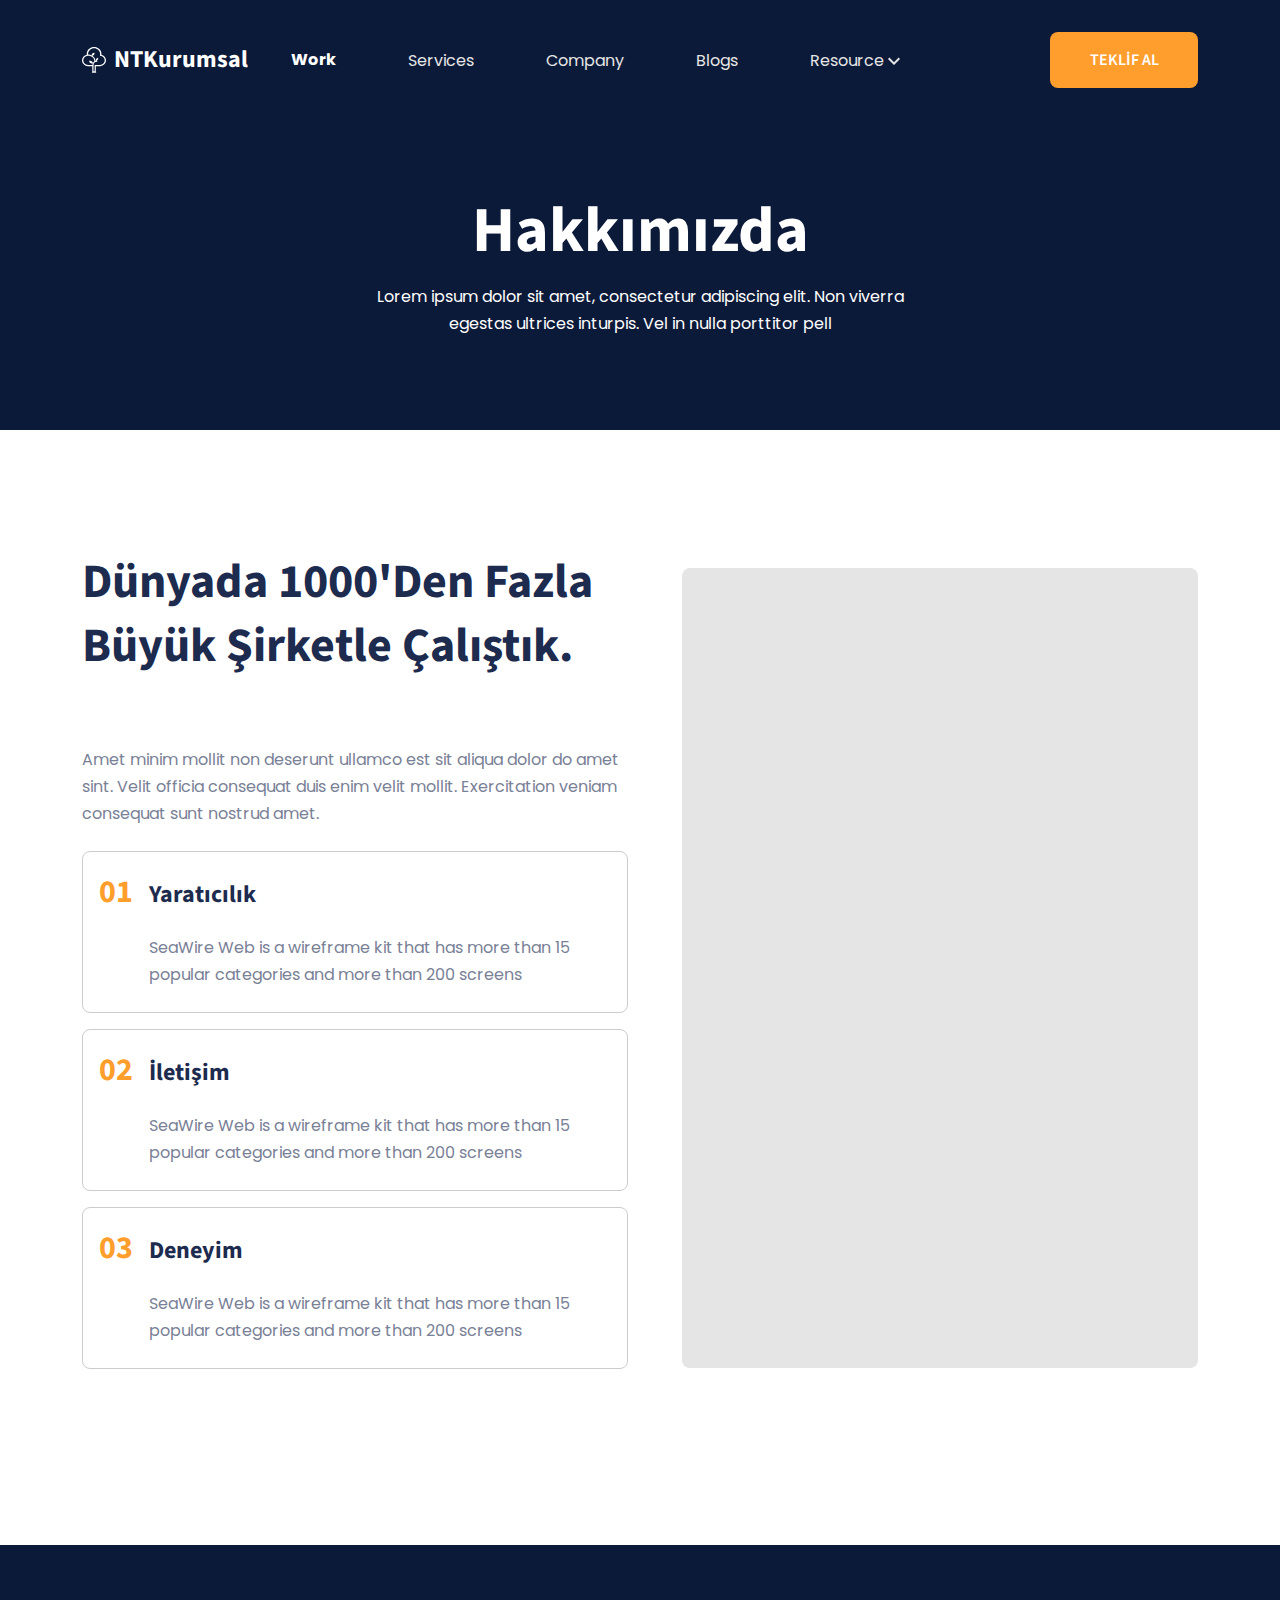
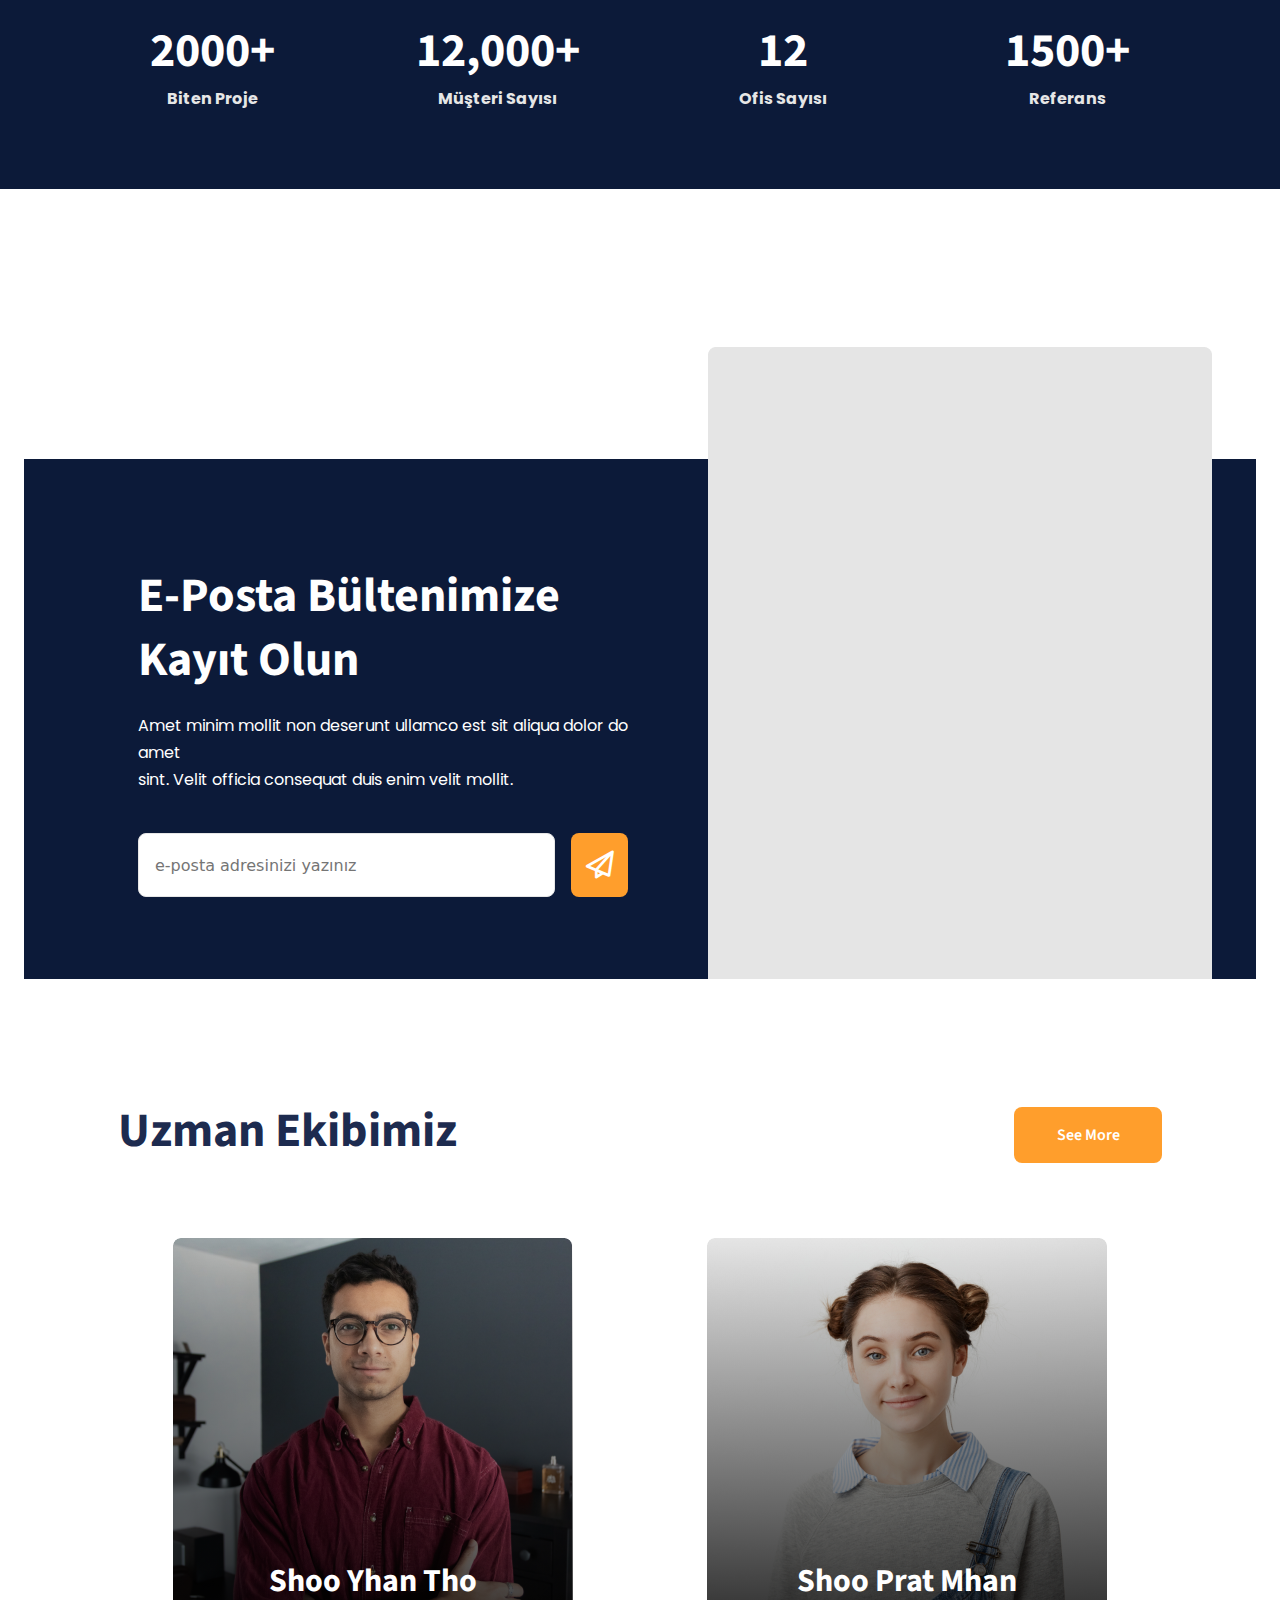
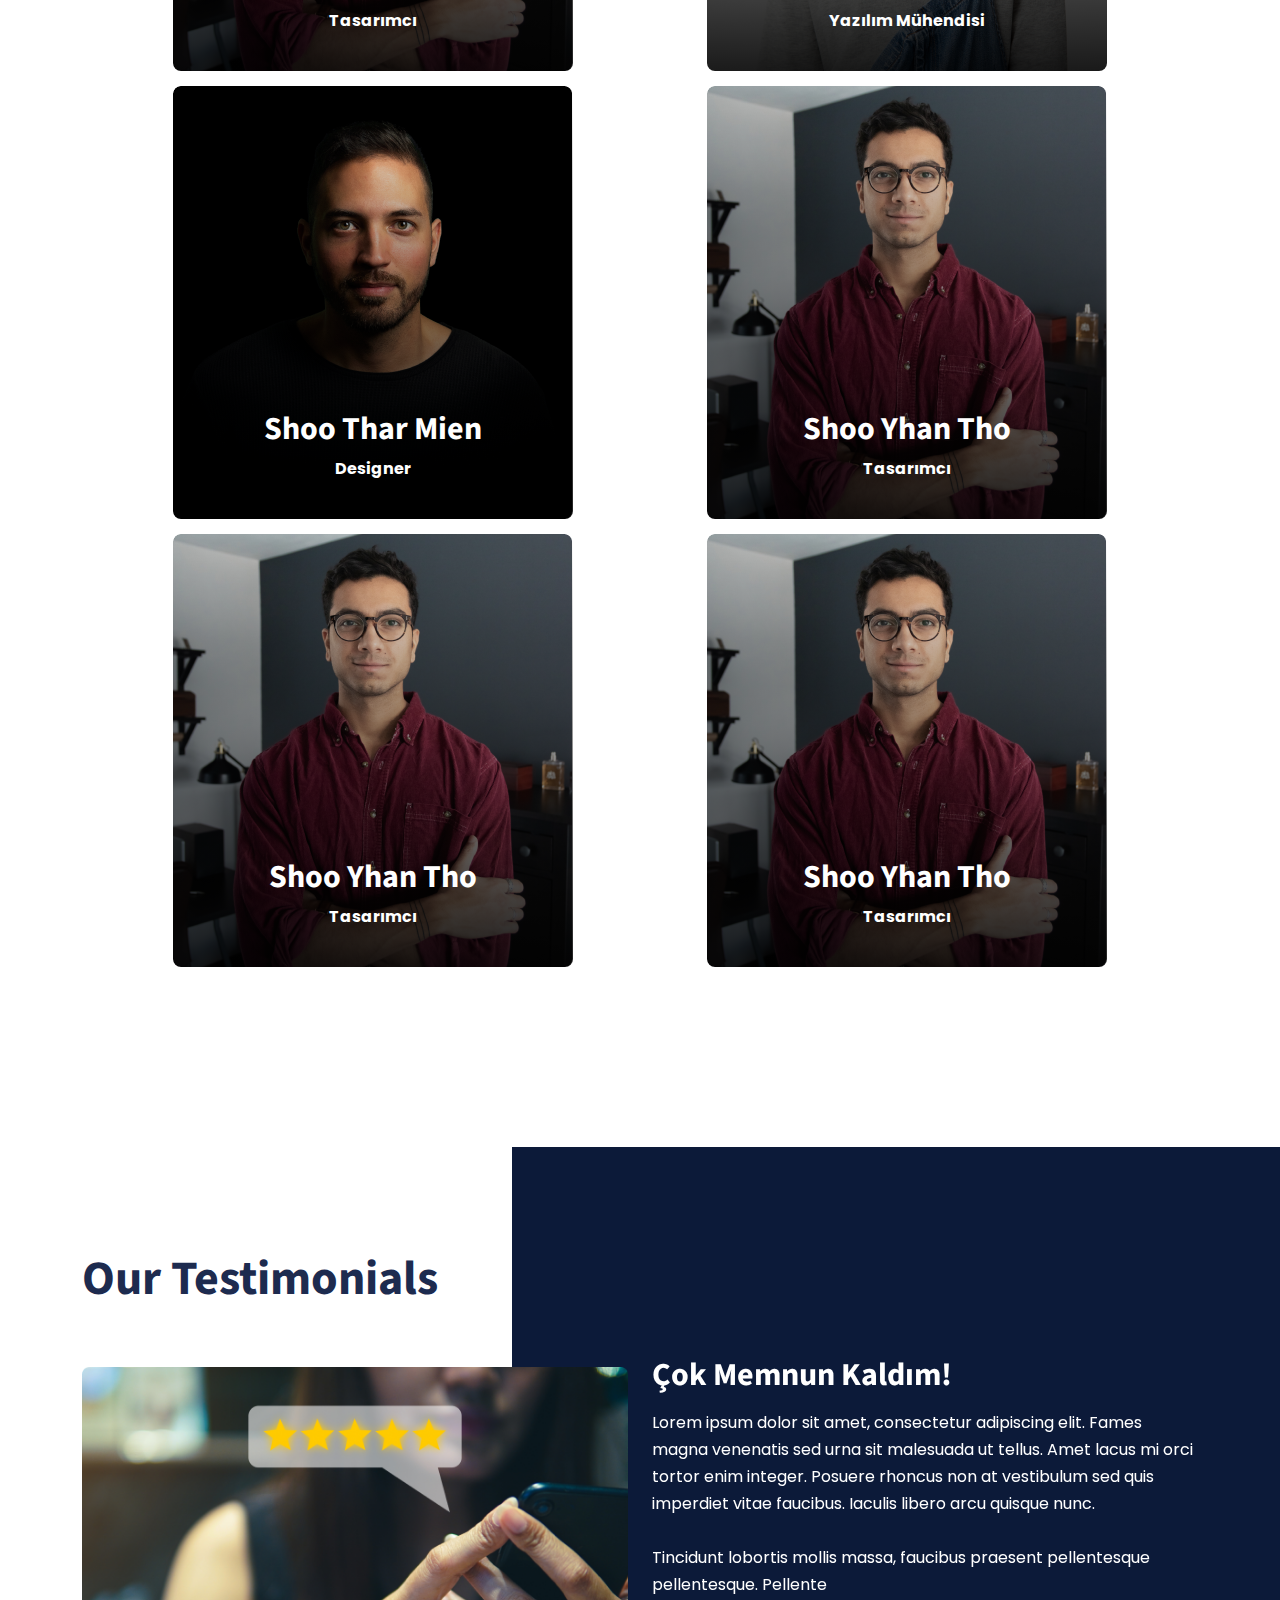
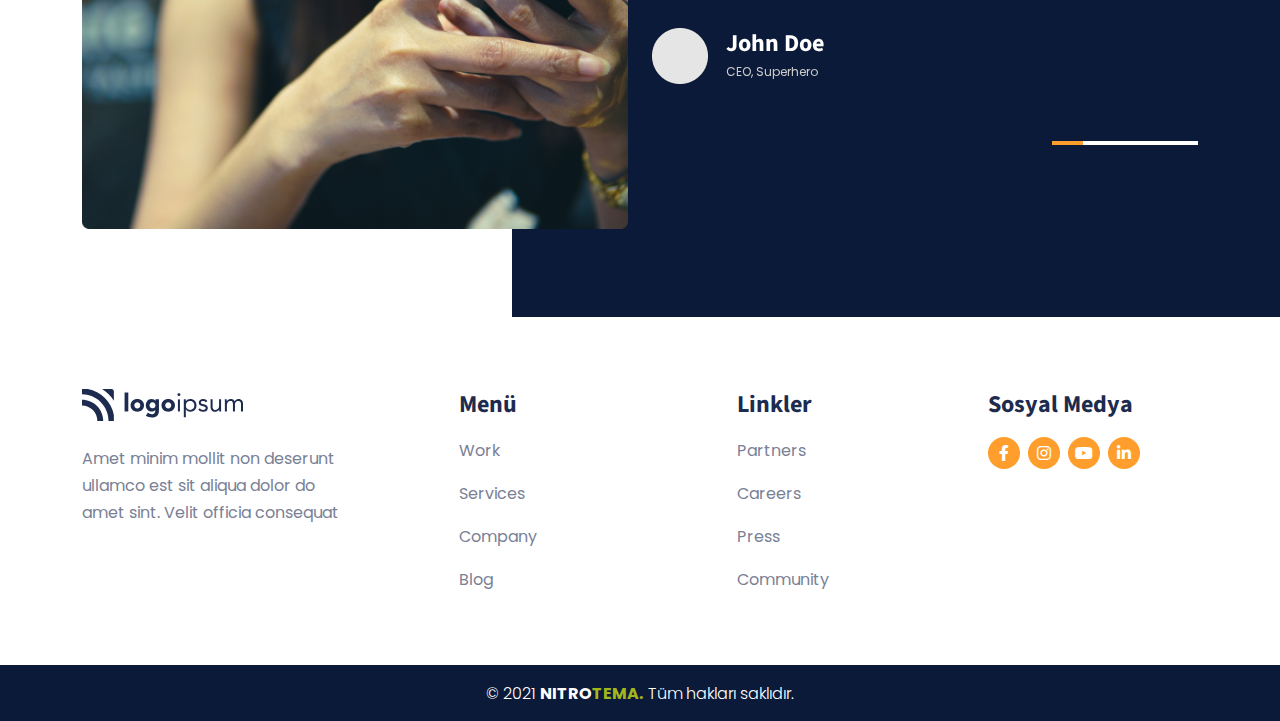
<file: hakkimizda.html>
<!DOCTYPE html>
<html lang="en">

<head>
    <meta charset="UTF-8">
    <meta http-equiv="X-UA-Compatible" content="IE=edge">
    <meta name="viewport" content="width=device-width, initial-scale=1.0">
    <title>Document</title>
    <link rel="stylesheet" href="assets/css/style.css">
    <link rel="stylesheet" href="assets/css/bootstrap.min.css">
    <link rel="stylesheet" href="https://cdnjs.cloudflare.com/ajax/libs/font-awesome/6.0.0-beta3/css/all.min.css">
    <link rel="stylesheet" href="assets/css/swiper-bundle.min.css" />
</head>
  <body id="body">
    <header id="header">
      <div class="container">
        <div class="row">
          <div class="col-6 justify-content-start d-flex align-items-center">
            <div class="header-left">
              <svg
                width="24"
                height="26"
                viewBox="0 0 24 26"
                fill="none"
                xmlns="http://www.w3.org/2000/svg"
              >
                <path
                  d="M19.3774 7.69924C19.3957 7.49593 19.4048 7.28919 19.4048 7.08098C19.4162 6.14431 19.2352 5.21477 18.8724 4.34621C18.5096 3.47766 17.9721 2.68736 17.291 2.0211C16.61 1.35485 15.799 0.825892 14.9051 0.464877C14.0111 0.103862 13.0519 -0.0820313 12.0831 -0.0820312C11.1143 -0.0820313 10.1551 0.103862 9.26112 0.464877C8.36715 0.825892 7.55616 1.35485 6.87514 2.0211C6.19413 2.68736 5.65663 3.47766 5.29379 4.34621C4.93096 5.21477 4.74999 6.14431 4.76139 7.08098C4.76139 7.27694 4.7695 7.47111 4.78571 7.66348C2.05362 8.20581 0 10.5618 0 13.3631C0 16.5671 2.68547 19.199 6.00025 19.199H10.2772V25.3229H9.87189V25.7638H14.1788V25.3229H13.8241V19.199H18.0003C21.3135 19.199 24 16.575 24 13.369C24 10.6255 22.0274 8.30135 19.3774 7.69924ZM10.2316 17.9742H6.44766C6.35595 17.9742 6.05751 17.9428 6.00025 17.9428C5.36841 17.9428 4.75632 17.7758 4.18072 17.5396C3.38509 17.2134 2.69795 16.6813 2.19493 16.0018C1.69191 15.3223 1.3925 14.5219 1.32964 13.6885C1.26678 12.8551 1.44292 12.0211 1.83866 11.2782C2.23441 10.5354 2.83443 9.91251 3.57269 9.47812C4.02871 9.20866 5.45252 8.68446 6.41675 8.68446C7.9765 8.6864 9.4741 9.2758 10.5919 10.3276C11.7096 11.3795 12.3596 12.811 12.4038 14.3184C11.753 14.749 11.2306 15.3372 10.8888 16.0243C10.7459 15.58 10.4034 14.8074 9.66364 14.339C8.57932 13.6531 7.05215 13.8819 7.05215 13.8819C7.05215 13.8819 7.2832 15.2233 8.36955 15.9097C9.18583 16.4261 10.2524 16.4241 10.7307 16.3918C10.547 16.8784 10.453 17.3924 10.4531 17.9105C10.4531 17.9232 10.4531 17.9747 10.4531 17.9747L10.2316 17.9742ZM21.3074 16.5495C20.881 16.963 20.3758 17.2927 19.8198 17.5205C19.2442 17.7562 18.6316 17.9369 18.0003 17.9369C17.9425 17.9369 17.6456 17.9742 17.5523 17.9742H12.6587V24.245H11.544C11.544 24.245 11.5516 17.9281 11.5516 17.9022C11.5522 17.0385 11.9067 16.2103 12.5375 15.5988C13.1682 14.9873 14.0238 14.6423 14.917 14.6393C15.0636 14.6393 15.2042 14.583 15.3079 14.4828C15.4116 14.3826 15.4698 14.2466 15.4698 14.1048C15.4698 13.9631 15.4116 13.8271 15.3079 13.7269C15.2042 13.6267 15.0636 13.5704 14.917 13.5704C14.7477 13.57 14.5785 13.5792 14.4103 13.5978C14.7848 13.4861 15.2925 13.2548 15.6578 12.7845C16.3079 11.9458 16.2648 10.6613 16.2648 10.6613C16.2648 10.6613 15.1643 10.7367 14.5137 11.5749C13.9057 12.3588 13.9057 13.5292 13.9082 13.6816C13.7618 13.7143 13.6172 13.7542 13.475 13.8011C13.3668 12.7579 13.0129 11.7526 12.4405 10.8622C11.8681 9.97178 11.0924 9.21996 10.1729 8.66437C10.672 8.53112 11.5957 8.21806 12.0983 7.63017C12.8077 6.79732 12.4059 5.72882 12.4059 5.72882C12.4059 5.72882 10.8493 6.01003 10.1379 6.84288C9.66617 7.39501 9.68492 8.05051 9.75079 8.4297C8.72621 7.89889 7.58168 7.62152 6.41929 7.62233C6.36305 7.62233 6.3068 7.62233 6.25107 7.62233C6.20423 7.62376 6.15776 7.63084 6.11274 7.64339L6.10565 7.55717C6.09196 7.39795 6.08538 7.23726 6.08538 7.07853C6.07809 6.3122 6.22791 5.55208 6.52617 4.84205C6.82444 4.13203 7.26523 3.48618 7.82311 2.9418C8.38098 2.39742 9.04488 1.9653 9.77645 1.67041C10.508 1.37551 11.2928 1.22367 12.0854 1.22367C12.878 1.22367 13.6627 1.37551 14.3943 1.67041C15.1259 1.9653 15.7898 2.39742 16.3476 2.9418C16.9055 3.48618 17.3463 4.13203 17.6446 4.84205C17.9428 5.55208 18.0927 6.3122 18.0854 7.07853C18.0854 7.24706 18.0778 7.41755 18.0626 7.58559L17.9643 8.6874L19.079 8.94019C19.587 9.05559 20.0711 9.2532 20.5109 9.52466C21.1767 9.93286 21.7249 10.4973 22.1044 11.1654C22.484 11.8336 22.6825 12.5837 22.6816 13.346C22.6828 13.9403 22.5626 14.529 22.3279 15.0783C22.0931 15.6275 21.7484 16.1265 21.3135 16.5466L21.3074 16.5495Z"
                  fill="white"
                />
              </svg>
              <a href="#" class="logo"> NTKurumsal </a>
            </div>
          </div>
          <div class="col-6 d-flex justify-content-end align-items-center">
            <nav class="navbar">
              <ul class="nav-list">
                <li class="nav-item">
                  <a class="nav-link active" href="#"> Work </a>
                </li>
                <li class="nav-item">
                  <a class="nav-link" href="#"> Services </a>
                </li>
                <li class="nav-item">
                  <a class="nav-link" href="#"> Company </a>
                </li>
                <li class="nav-item">
                  <a class="nav-link" href="#"> Blogs </a>
                </li>
                <li class="nav-item">
                  <a class="nav-link" href="#">
                    Resource
                    <svg
                      width="12"
                      height="8"
                      viewBox="0 0 12 8"
                      fill="none"
                      xmlns="http://www.w3.org/2000/svg"
                    >
                      <path
                        fill-rule="evenodd"
                        clip-rule="evenodd"
                        d="M6 0L0 6L1.41 7.41L6 2.83L10.59 7.41L12 6L6 0Z"
                        fill="#E6E6E6"
                      />
                    </svg>
                  </a>
                  <ul>
                    <li><a href="#"> Sub Menu </a></li>
                    <li><a href="#"> Sub Menu </a></li>
                    <li><a href="#"> Sub Menu </a></li>
                    <li>
                      <a href="#"> Sub Menu </a>
                      <ul>
                        <li><a href="#"> Sub Menu </a></li>
                        <li><a href="#"> Sub Menu </a></li>
                        <li><a href="#"> Sub Menu </a></li>
                        <li><a href="#"> Sub Menu </a></li>
                      </ul>
                    </li>
                  </ul>
                </li>
                <li>
                  <a href="#" class="btn-global btn-header"> TEKLİF AL </a>
                </li>
              </ul>
            </nav>
            <div class="open-menu">
              <i class="fas fa-bars"></i>
            </div>
          </div>
        </div>
      </div>
    </header>

    <main>
      <section id="mobil-menu">
        <div class="mobil-container">
          <nav>
            <ul class="mobil-open">
              <i class="fas fa-times close-btn"></i>
              <li><a href="#"> Ana Sayfa </a></li>
              <li><a href="#"> Hakkımızda </a></li>
              <li class="position-relative">
                <a href="#" class="open-sub"> Hizmetler </a>
                <i class="fas position-absolute icon fs-5 fa-angle-right"></i>
              </li>
              <li><a href="#"> Blog </a></li>
              <li><a href="#"> İletişim </a></li>
            </ul>
            <ul class="list-two">
              <i class="fas fa-times close-btn"></i>
              <i class="fas fa-long-arrow-alt-left geri"></i>
              <li><a href="#"> Sub Menu </a></li>
              <li><a href="#"> Sub Menu </a></li>
              <li><a href="#"> Sub Menu </a></li>
              <li><a href="#"> Sub Menu </a></li>
              <li><a href="#"> Sub Menu </a></li>
            </ul>
          </nav>
        </div>
      </section>

      <div class="breadcrump">
        <div class="container">
          <h3 class="crump-title">Hakkımızda</h3>
          <p class="crump-content">
            Lorem ipsum dolor sit amet, consectetur adipiscing elit. Non viverra
            <br />
            egestas ultrices inturpis. Vel in nulla porttitor pell
          </p>
        </div>
      </div>

      <div class="hk-item">
        <div class="container">
          <div class="row">
            <div class="col-lg-6">
              <div class="hk-left-item">
                <h2 class="hk-global">
                  Dünyada 1000'den fazla <br />
                  büyük şirketle çalıştık.
                </h2>
                <p class="global-content cs">
                  Amet minim mollit non deserunt ullamco est sit aliqua dolor do
                  amet sint. Velit officia consequat duis enim velit mollit.
                  Exercitation veniam consequat sunt nostrud amet.
                </p>
                <div class="d-flex flex-column card-flex-item">
                  <div class="d-flex align-items-center">
                    <span class="num"> 01 </span>
                    <span class="yt">Yaratıcılık</span>
                  </div>
                  <div>
                    <p class="global-content">
                      SeaWire Web is a wireframe kit that has more than 15
                      popular categories and more than 200 screens
                    </p>
                  </div>
                </div>
                <div class="d-flex flex-column card-flex-item">
                  <div class="d-flex align-items-center">
                    <span class="num"> 02 </span>
                    <span class="yt">İletişim </span>
                  </div>
                  <div>
                    <p class="global-content">
                      SeaWire Web is a wireframe kit that has more than 15
                      popular categories and more than 200 screens
                    </p>
                  </div>
                </div>
                <div class="d-flex flex-column card-flex-item">
                  <div class="d-flex align-items-center">
                    <span class="num"> 03 </span>
                    <span class="yt">Deneyim</span>
                  </div>
                  <div>
                    <p class="global-content">
                      SeaWire Web is a wireframe kit that has more than 15
                      popular categories and more than 200 screens
                    </p>
                  </div>
                </div>
              </div>
            </div>
            <div class="col-lg-6 d-flex align-items-center">
              <div class="hk-right-item">
                <img
                  class="img-fluid"
                  src="./assets/img/Image PlaceholderHk.png"
                  alt=""
                />
              </div>
            </div>
          </div>
        </div>
      </div>

      <div class="reyting">
        <div class="container">
          <div class="row">
            <div class="col-lg-3 col-md-6">
              <div class="reyting-item">
                <span class="num-title">2000+</span>
                <span> Biten Proje </span>
              </div>
            </div>
            <div class="col-lg-3 col-md-6">
              <div class="reyting-item">
                <span class="num-title">12,000+ </span>
                <span> Müşteri Sayısı </span>
              </div>
            </div>
            <div class="col-lg-3 col-md-6">
              <div class="reyting-item">
                <span class="num-title">12</span>
                <span> Ofis Sayısı </span>
              </div>
            </div>
            <div class="col-lg-3 col-md-6">
              <div class="reyting-item">
                <span class="num-title">1500+</span>
                <span> Referans </span>
              </div>
            </div>
          </div>
        </div>
      </div>

      <div class="epost">
        <div class="container">
          <div class="row">
            <div class="col-lg-6 epo-col">
              <div class="epost-left">
                <h2 class="hk-global">
                  E-Posta Bültenimize <br />
                  Kayıt Olun
                </h2>
                <p class="global-content">
                  Amet minim mollit non deserunt ullamco est sit aliqua dolor do
                  amet <br />
                  sint. Velit officia consequat duis enim velit mollit.
                </p>
                <form action="">
                  <div class="d-flex align-items-center epost-for-form">
                    <input
                      placeholder="e-posta adresinizi yazınız"
                      type="email"
                      id="epost"
                    />
                    <i class="far fa-paper-plane"></i>
                  </div>
                </form>
              </div>
            </div>
            <div class="col-lg-6 position-relative epo-col2">
              <div class="epost-left right">
                <img src="./assets/img/Image PlaceholderHk4.png" alt="" />
              </div>
            </div>
          </div>
        </div>
      </div>

      <div class="ekip2 ekip">
        <div class="container px-5">
          <div class="heading-global-2">
            <h3 class="global-title">Uzman Ekibimiz</h3>
            <a href="#" class="btn-global"> See More </a>
          </div>
          <div class="row">
            <div class="col-lg-4 one-col">
              <div class="who-img-item">
                <div class="img-text">
                  <span class="name">Shoo Yhan Tho</span>
                  <span class="work">Tasarımcı</span>
                </div>
              </div>
            </div>
            <div class="col-lg-4 two-col">
              <div class="who-img-item">
                <div class="img-text">
                  <span class="name">Shoo Prat Mhan</span>
                  <span class="work">Yazılım Mühendisi</span>
                </div>
              </div>
            </div>
            <div class="col-lg-4 three-col">
              <div class="who-img-item">
                <div class="img-text">
                  <span class="name">Shoo Thar Mien</span>
                  <span class="work">Designer</span>
                </div>
              </div>
            </div>
            <div class="col-lg-4 one-col">
              <div class="who-img-item">
                <div class="img-text">
                  <span class="name">Shoo Yhan Tho</span>
                  <span class="work">Tasarımcı</span>
                </div>
              </div>
            </div>
            <div class="col-lg-4 one-col">
              <div class="who-img-item">
                <div class="img-text">
                  <span class="name">Shoo Yhan Tho</span>
                  <span class="work">Tasarımcı</span>
                </div>
              </div>
            </div>
            <div class="col-lg-4 one-col">
              <div class="who-img-item">
                <div class="img-text">
                  <span class="name">Shoo Yhan Tho</span>
                  <span class="work">Tasarımcı</span>
                </div>
              </div>
            </div>
          </div>
        </div>
      </div>

      <div class="slider">
        <div class="container">
          <div class="row">
            <div class="col-lg-6">
              <div class="slider-left">
                <h3 class="global-title">Our Testimonials</h3>
                <img
                  class="img-fluid mt-5"
                  src="./assets/img/customer-review-good-rating-concept-people-use-sm-2021-09-11-17-31-45-utc 1.png"
                  alt=""
                />
              </div>
            </div>
            <div class="col-lg-6 d-flex align-items-center mt-5">
              <div class="swiper mySwiper swip-two">
                <div class="swiper-wrapper">
                  <div class="swiper-slide">
                    <div class="slider-right swiper-slide">
                      <h3 class="slider-title">Çok Memnun Kaldım!</h3>
                      <p class="slid-content">
                        Lorem ipsum dolor sit amet, consectetur adipiscing elit.
                        Fames magna venenatis sed urna sit malesuada ut tellus.
                        Amet lacus mi orci tortor enim integer. Posuere rhoncus
                        non at vestibulum sed quis imperdiet vitae faucibus.
                        Iaculis libero arcu quisque nunc.
                        <br /><br />
                        Tincidunt lobortis mollis massa, faucibus praesent
                        pellentesque <br />
                        pellentesque. Pellente
                      </p>
                      <div class="slid-profil d-flex align-items-center">
                        <img src="./assets/img/Image Placeholder.png" alt="" />
                        <div class="slid-flex d-flex flex-column">
                          <span class="slid-name"> John Doe </span>
                          <span class="slid-work">CEO, Superhero</span>
                        </div>
                      </div>
                    </div>
                  </div>
                  <div class="swiper-slide">
                    <div class="slider-right swiper-slide">
                      <h3 class="slider-title">Çok Memnun Kaldım!</h3>
                      <p class="slid-content">
                        Lorem ipsum dolor sit amet, consectetur adipiscing elit.
                        Fames magna venenatis sed urna sit malesuada ut tellus.
                        Amet lacus mi orci tortor enim integer. Posuere rhoncus
                        non at vestibulum sed quis imperdiet vitae faucibus.
                        Iaculis libero arcu quisque nunc.
                        <br /><br />
                        Tincidunt lobortis mollis massa, faucibus praesent
                        pellentesque <br />
                        pellentesque. Pellente
                      </p>
                      <div class="slid-profil d-flex align-items-center">
                        <img src="./assets/img/Image Placeholder.png" alt="" />
                        <div class="slid-flex d-flex flex-column">
                          <span class="slid-name"> John Doe </span>
                          <span class="slid-work">CEO, Superhero</span>
                        </div>
                      </div>
                    </div>
                  </div>
                  <div class="swiper-slide">
                    <div class="slider-right swiper-slide">
                      <h3 class="slider-title">Çok Memnun Kaldım!</h3>
                      <p class="slid-content">
                        Lorem ipsum dolor sit amet, consectetur adipiscing elit.
                        Fames magna venenatis sed urna sit malesuada ut tellus.
                        Amet lacus mi orci tortor enim integer. Posuere rhoncus
                        non at vestibulum sed quis imperdiet vitae faucibus.
                        Iaculis libero arcu quisque nunc.
                        <br /><br />
                        Tincidunt lobortis mollis massa, faucibus praesent
                        pellentesque <br />
                        pellentesque. Pellente
                      </p>
                      <div class="slid-profil d-flex align-items-center">
                        <img src="./assets/img/Image Placeholder.png" alt="" />
                        <div class="slid-flex d-flex flex-column">
                          <span class="slid-name"> John Doe </span>
                          <span class="slid-work">CEO, Superhero</span>
                        </div>
                      </div>
                    </div>
                  </div>
                  <div class="swiper-slide">
                    <div class="slider-right swiper-slide">
                      <h3 class="slider-title">Çok Memnun Kaldım!</h3>
                      <p class="slid-content">
                        Lorem ipsum dolor sit amet, consectetur adipiscing elit.
                        Fames magna venenatis sed urna sit malesuada ut tellus.
                        Amet lacus mi orci tortor enim integer. Posuere rhoncus
                        non at vestibulum sed quis imperdiet vitae faucibus.
                        Iaculis libero arcu quisque nunc.
                        <br /><br />
                        Tincidunt lobortis mollis massa, faucibus praesent
                        pellentesque <br />
                        pellentesque. Pellente
                      </p>
                      <div class="slid-profil d-flex align-items-center">
                        <img src="./assets/img/Image Placeholder.png" alt="" />
                        <div class="slid-flex d-flex flex-column">
                          <span class="slid-name"> John Doe </span>
                          <span class="slid-work">CEO, Superhero</span>
                        </div>
                      </div>
                    </div>
                  </div>
                  <div class="swiper-slide">
                    <div class="slider-right swiper-slide">
                      <h3 class="slider-title">Çok Memnun Kaldım!</h3>
                      <p class="slid-content">
                        Lorem ipsum dolor sit amet, consectetur adipiscing elit.
                        Fames magna venenatis sed urna sit malesuada ut tellus.
                        Amet lacus mi orci tortor enim integer. Posuere rhoncus
                        non at vestibulum sed quis imperdiet vitae faucibus.
                        Iaculis libero arcu quisque nunc.
                        <br /><br />
                        Tincidunt lobortis mollis massa, faucibus praesent
                        pellentesque <br />
                        pellentesque. Pellente
                      </p>
                      <div class="slid-profil d-flex align-items-center">
                        <img src="./assets/img/Image Placeholder.png" alt="" />
                        <div class="slid-flex d-flex flex-column">
                          <span class="slid-name"> John Doe </span>
                          <span class="slid-work">CEO, Superhero</span>
                        </div>
                      </div>
                    </div>
                  </div>
                </div>
                <div class="swiper-pagination"></div>
              </div>
            </div>
          </div>
        </div>
      </div>
    </main>

    <footer id="footer">
      <div class="container">
        <div class="row">
          <div class="col-lg-3">
            <div class="footer-item">
              <svg
                width="161"
                height="32"
                viewBox="0 0 161 32"
                fill="none"
                xmlns="http://www.w3.org/2000/svg"
              >
                <path
                  d="M0 10.6641V16.5883C2.01585 16.5869 4.01219 16.9846 5.87479 17.7589C7.73739 18.5331 9.4297 19.6685 10.8549 21.1002C12.2797 22.5314 13.4097 24.2306 14.1802 26.1007C14.9507 27.9707 15.3466 29.9749 15.3453 31.9987H21.2402C21.2349 26.3428 18.9955 20.92 15.0135 16.9202C11.0314 12.9205 5.632 10.6705 0 10.6641H0Z"
                  fill="#1D2B4F"
                />
                <path
                  d="M29.4801 0H20.1379C24.8639 3.00768 28.8684 7.02862 31.8641 11.7743V2.39241C31.8636 1.75775 31.6123 1.14924 31.1652 0.700619C30.7182 0.252003 30.1121 -1.57043e-07 29.4801 0Z"
                  fill="#1D2B4F"
                />
                <path
                  d="M5.86977 0H0V5.33388C7.04017 5.34123 13.7899 8.15302 18.7681 13.1523C23.7464 18.1515 26.5465 24.9298 26.554 31.9999H31.8645V26.1052C30.6638 19.6265 27.5376 13.6648 22.8976 9.00502C18.2575 4.34523 12.321 1.20578 5.86977 0Z"
                  fill="#1D2B4F"
                />
                <path
                  d="M46.3136 3.52344H42.572V22.4623H46.3136V3.52344Z"
                  fill="#1D2B4F"
                />
                <path
                  d="M60.0706 11.7278C59.4477 11.1592 58.7186 10.7204 57.9256 10.4369C56.2221 9.83615 54.3656 9.83615 52.6621 10.4369C51.8688 10.7202 51.1394 11.159 50.5163 11.7278C49.9053 12.2935 49.4171 12.9799 49.0824 13.7438C48.7365 14.5772 48.5583 15.4712 48.5583 16.3741C48.5583 17.277 48.7365 18.171 49.0824 19.0044C49.4158 19.7706 49.9041 20.4588 50.5163 21.0255C51.1383 21.5947 51.8673 22.0333 52.6604 22.3156C54.3638 22.9174 56.2206 22.9174 57.924 22.3156C58.7174 22.0333 59.4466 21.5947 60.0689 21.0255C60.6809 20.4585 61.1691 19.7704 61.5028 19.0044C61.8488 18.171 62.0269 17.277 62.0269 16.3741C62.0269 15.4712 61.8488 14.5772 61.5028 13.7438C61.1684 12.9801 60.6809 12.2938 60.0706 11.7278ZM57.5013 18.6044C56.8954 19.1525 56.1089 19.4558 55.2935 19.4558C54.478 19.4558 53.6915 19.1525 53.0856 18.6044C52.5763 17.9731 52.2985 17.1853 52.2985 16.3728C52.2985 15.5604 52.5763 14.7726 53.0856 14.1413C53.6915 13.5932 54.478 13.2899 55.2935 13.2899C56.1089 13.2899 56.8954 13.5932 57.5013 14.1413C58.0106 14.7726 58.2884 15.5604 58.2884 16.3728C58.2884 17.1853 58.0106 17.9731 57.5013 18.6044Z"
                  fill="#1D2B4F"
                />
                <path
                  d="M73.5031 11.8891H73.4562C73.2831 11.6452 73.0822 11.4225 72.8575 11.2255C72.5852 10.9837 72.2838 10.7772 71.9602 10.6108C71.1424 10.1894 70.2346 9.97464 69.3155 9.98513C68.51 9.97097 67.7135 10.1561 66.9961 10.5241C66.3276 10.8717 65.7374 11.3535 65.262 11.9397C64.7772 12.5438 64.4053 13.2311 64.1643 13.9683C63.9081 14.7278 63.7775 15.5243 63.7778 16.3262C63.7683 17.1869 63.912 18.0424 64.2021 18.8525C64.4649 19.5917 64.8746 20.2695 65.4062 20.8449C65.9359 21.4079 66.5787 21.8514 67.2921 22.1459C68.0677 22.4634 68.899 22.6209 69.7364 22.6091C70.3559 22.5984 70.9684 22.4754 71.5443 22.2461C72.1902 22.0001 72.7498 21.5687 73.1535 21.0057H73.2038V22.1847C73.2178 22.5779 73.1533 22.97 73.014 23.3378C72.8748 23.7056 72.6636 24.0416 72.3929 24.3261C72.0495 24.6313 71.648 24.8632 71.2127 25.008C70.7774 25.1527 70.3174 25.2072 69.8605 25.1682C69.1361 25.1764 68.4181 25.0312 67.7533 24.7421C67.0918 24.4453 66.4746 24.0576 65.9194 23.5901L63.8491 26.6933C64.6953 27.3778 65.6845 27.8617 66.7429 28.1089C67.7902 28.3507 68.8614 28.4725 69.936 28.4718C72.2973 28.4718 74.0557 27.8748 75.2112 26.6807C76.3668 25.4866 76.9448 23.7372 76.9453 21.4327V10.2858H73.5073L73.5031 11.8891ZM73.2784 17.4377C73.1308 17.7942 72.9145 18.1179 72.642 18.3902C72.3645 18.6678 72.0392 18.8927 71.6818 19.0537C71.3108 19.2192 70.9093 19.3047 70.5033 19.3047C70.0973 19.3047 69.6958 19.2192 69.3247 19.0537C68.9721 18.8904 68.6511 18.6657 68.3763 18.3902C68.1026 18.1156 67.8855 17.7895 67.7373 17.4306C67.5891 17.0716 67.5129 16.6869 67.5129 16.2984C67.5129 15.9098 67.5891 15.5251 67.7373 15.1662C67.8855 14.8073 68.1026 14.4812 68.3763 14.2066C68.6512 13.931 68.9722 13.7061 69.3247 13.5422C69.6959 13.3772 70.0974 13.2921 70.5033 13.2921C70.9092 13.2921 71.3106 13.3772 71.6818 13.5422C72.0391 13.7039 72.3643 13.9289 72.642 14.2066C73.0536 14.6221 73.3336 15.1505 73.4469 15.7255C73.5601 16.3004 73.5015 16.8962 73.2784 17.4377Z"
                  fill="#1D2B4F"
                />
                <path
                  d="M91.0015 11.7278C90.3786 11.1592 89.6496 10.7204 88.8565 10.4369C87.153 9.83615 85.2965 9.83615 83.593 10.4369C82.7997 10.7202 82.0703 11.159 81.4472 11.7278C80.8362 12.2935 80.348 12.9799 80.0133 13.7438C79.6674 14.5772 79.4893 15.4712 79.4893 16.3741C79.4893 17.277 79.6674 18.171 80.0133 19.0044C80.3468 19.7706 80.835 20.4588 81.4472 21.0255C82.0697 21.5949 82.7993 22.0335 83.593 22.3156C85.2964 22.9174 87.1532 22.9174 88.8565 22.3156C89.65 22.0333 90.3792 21.5947 91.0015 21.0255C91.6137 20.4588 92.102 19.7706 92.4354 19.0044C92.7814 18.171 92.9595 17.277 92.9595 16.3741C92.9595 15.4712 92.7814 14.5772 92.4354 13.7438C92.1007 12.9799 91.6126 12.2935 91.0015 11.7278ZM88.4322 18.6044C87.8264 19.1525 87.0398 19.4558 86.2244 19.4558C85.4089 19.4558 84.6224 19.1525 84.0165 18.6044C83.5073 17.9731 83.2294 17.1853 83.2294 16.3728C83.2294 15.5604 83.5073 14.7726 84.0165 14.1413C84.6224 13.5932 85.4089 13.2899 86.2244 13.2899C87.0398 13.2899 87.8264 13.5932 88.4322 14.1413C88.9415 14.7726 89.2193 15.5604 89.2193 16.3728C89.2193 17.1853 88.9415 17.9731 88.4322 18.6044Z"
                  fill="#1D2B4F"
                />
                <path
                  d="M97.9226 10.3711H95.916V22.4612H97.9226V10.3711Z"
                  fill="#1D2B4F"
                />
                <path
                  d="M96.92 4.17214C96.7254 4.16843 96.5322 4.20553 96.3528 4.28108C96.1733 4.35662 96.0115 4.46895 95.8777 4.61088C95.6737 4.81745 95.5351 5.08005 95.4795 5.36559C95.4238 5.65112 95.4536 5.94681 95.565 6.21539C95.6764 6.48396 95.8645 6.71341 96.1056 6.8748C96.3466 7.0362 96.6299 7.12233 96.9196 7.12233C97.2093 7.12233 97.4926 7.0362 97.7336 6.8748C97.9747 6.71341 98.1628 6.48396 98.2742 6.21539C98.3856 5.94681 98.4154 5.65112 98.3597 5.36559C98.3041 5.08005 98.1655 4.81745 97.9615 4.61088C97.8279 4.46889 97.6663 4.35651 97.4869 4.28096C97.3076 4.2054 97.1145 4.16834 96.92 4.17214Z"
                  fill="#1D2B4F"
                />
                <path
                  d="M112.766 11.8738C112.202 11.295 111.523 10.8415 110.773 10.5424C109.95 10.2167 109.072 10.0545 108.188 10.0649C107.354 10.0553 106.531 10.2413 105.782 10.6081C105.044 10.9764 104.391 11.4953 103.865 12.1314H103.811V10.3715H101.807V28.352H103.811V20.3184H103.862C104.288 21.0552 104.909 21.6591 105.656 22.0632C106.523 22.5507 107.504 22.7961 108.498 22.7739C109.311 22.7791 110.117 22.6163 110.865 22.2956C111.587 21.9879 112.239 21.5351 112.781 20.9651C113.331 20.3825 113.764 19.6985 114.055 18.9508C114.672 17.3195 114.672 15.5176 114.055 13.8864C113.761 13.1369 113.323 12.453 112.766 11.8738ZM112.058 18.1895C111.871 18.7159 111.579 19.1982 111.199 19.6065C110.819 20.0149 110.359 20.3405 109.849 20.5634C108.72 21.0275 107.455 21.0275 106.327 20.5634C105.816 20.3405 105.356 20.0146 104.975 19.6058C104.595 19.197 104.302 18.7141 104.115 18.187C103.721 17.0412 103.721 15.7959 104.115 14.6502C104.302 14.1231 104.595 13.6401 104.975 13.2314C105.356 12.8226 105.816 12.4966 106.327 12.2738C107.455 11.8096 108.72 11.8096 109.849 12.2738C110.36 12.4966 110.82 12.8226 111.2 13.2314C111.581 13.6401 111.874 14.1231 112.061 14.6502C112.455 15.7959 112.455 17.0412 112.061 18.187L112.058 18.1895Z"
                  fill="#1D2B4F"
                />
                <path
                  d="M124.625 16.422C124.244 16.1356 123.82 15.9133 123.368 15.7635C122.871 15.5953 122.364 15.4614 121.85 15.3626C121.464 15.2964 121.082 15.2104 120.705 15.1049C120.369 15.0133 120.042 14.8921 119.727 14.7428C119.475 14.628 119.248 14.4656 119.057 14.2645C118.894 14.0846 118.807 13.8488 118.813 13.606C118.809 13.3439 118.885 13.087 119.031 12.87C119.176 12.6557 119.364 12.475 119.584 12.3403C119.819 12.1974 120.076 12.0928 120.344 12.0304C120.618 11.9622 120.9 11.9275 121.182 11.9268C121.72 11.91 122.252 12.0492 122.713 12.3277C123.129 12.5908 123.477 12.9492 123.729 13.3736L125.401 12.2628C125.031 11.5287 124.429 10.9381 123.69 10.5829C122.945 10.2354 122.132 10.059 121.311 10.0666C120.754 10.0653 120.2 10.1436 119.665 10.2991C119.152 10.4459 118.665 10.6733 118.223 10.9727C117.8 11.2594 117.448 11.6393 117.194 12.0835C116.931 12.5565 116.798 13.0912 116.809 13.6329C116.788 14.1632 116.907 14.6895 117.156 15.158C117.382 15.5498 117.698 15.8818 118.078 16.1264C118.497 16.3919 118.952 16.5963 119.428 16.7336C119.943 16.8885 120.483 17.0263 121.049 17.147C121.375 17.2161 121.693 17.2936 122.001 17.3795C122.29 17.4573 122.567 17.5746 122.824 17.7281C123.051 17.8632 123.248 18.0435 123.403 18.2578C123.557 18.4952 123.634 18.7752 123.622 19.0586C123.631 19.3563 123.55 19.6499 123.39 19.9007C123.231 20.1384 123.02 20.337 122.773 20.4818C122.506 20.6414 122.215 20.7553 121.911 20.8186C121.603 20.8867 121.288 20.9214 120.972 20.9222C120.347 20.9465 119.727 20.7942 119.184 20.4826C118.684 20.1633 118.245 19.7579 117.885 19.2851L116.292 20.5256C116.785 21.2947 117.485 21.9079 118.311 22.294C119.158 22.6314 120.063 22.794 120.974 22.7723C121.567 22.7728 122.158 22.7035 122.734 22.566C123.283 22.4385 123.806 22.2157 124.278 21.9074C124.729 21.6067 125.103 21.2026 125.368 20.7285C125.656 20.1904 125.799 19.5859 125.781 18.9752C125.797 18.4503 125.692 17.9287 125.472 17.4519C125.273 17.0476 124.983 16.6951 124.625 16.422Z"
                  fill="#1D2B4F"
                />
                <path
                  d="M139.082 19.5938V10.3711H137.075V16.2658C137.082 16.9013 137.008 17.5351 136.857 18.1521C136.728 18.6811 136.5 19.1806 136.186 19.6241C135.887 20.0365 135.488 20.3654 135.028 20.5799C134.498 20.8162 133.923 20.9312 133.343 20.9167C132.951 20.9486 132.557 20.8854 132.195 20.7326C131.832 20.5797 131.511 20.3417 131.259 20.0384C130.777 19.3341 130.541 18.4892 130.588 17.6359V10.3711H128.582V17.8372C128.576 18.514 128.667 19.1881 128.852 19.8389C129.013 20.4158 129.3 20.9498 129.69 21.4026C130.082 21.8454 130.569 22.1912 131.116 22.4132C131.767 22.6684 132.462 22.7915 133.161 22.7753C133.631 22.7791 134.099 22.7135 134.551 22.5807C134.958 22.4616 135.347 22.288 135.708 22.0645C136.036 21.8615 136.334 21.6138 136.595 21.3285C136.829 21.0747 137.024 20.7872 137.174 20.4755H137.226C137.226 20.8207 137.234 21.1576 137.252 21.486C137.269 21.8144 137.277 22.1417 137.277 22.4679H139.181C139.181 22.071 139.164 21.6317 139.129 21.15C139.094 20.6683 139.079 20.1496 139.082 19.5938Z"
                  fill="#1D2B4F"
                />
                <path
                  d="M160.768 13.0195C160.634 12.4345 160.37 11.8875 159.996 11.4195C159.618 10.9667 159.131 10.6188 158.581 10.409C157.889 10.1581 157.156 10.0399 156.42 10.0604C155.622 10.0253 154.831 10.2373 154.156 10.6675C153.531 11.1183 153.005 11.6947 152.613 12.3602C152.511 12.153 152.377 11.9161 152.214 11.6494C152.032 11.3615 151.802 11.1078 151.533 10.9C151.202 10.6476 150.834 10.4487 150.442 10.3105C149.916 10.1328 149.363 10.0496 148.808 10.0646C148.338 10.0607 147.87 10.1262 147.419 10.2591C147.012 10.3782 146.623 10.5518 146.261 10.7753C145.933 10.9786 145.635 11.2263 145.374 11.5113C145.14 11.7651 144.945 12.0527 144.796 12.3644H144.744C144.744 12.0191 144.735 11.684 144.719 11.3538C144.702 11.0237 144.693 10.6995 144.693 10.372H142.789C142.789 10.7689 142.806 11.2082 142.84 11.6898C142.874 12.1715 142.891 12.6883 142.891 13.2402V22.462H144.9V16.5724C144.893 15.9366 144.967 15.3025 145.119 14.6852C145.247 14.1561 145.474 13.6564 145.789 13.2132C146.088 12.8007 146.486 12.4717 146.947 12.2574C147.477 12.021 148.052 11.9059 148.632 11.9206C148.975 11.8911 149.321 11.9535 149.632 12.1014C149.944 12.2493 150.211 12.4775 150.406 12.7627C150.837 13.6487 151.024 14.6344 150.947 15.6174V22.4637H152.95V15.486C152.944 14.9888 153.027 14.4945 153.194 14.0267C153.343 13.6119 153.571 13.2303 153.865 12.9033C154.143 12.5972 154.48 12.351 154.856 12.18C155.235 12.0073 155.648 11.9191 156.065 11.9214C156.56 11.9034 157.053 12.0005 157.505 12.2052C157.862 12.3781 158.17 12.6356 158.405 12.9555C158.631 13.2722 158.789 13.6327 158.869 14.0141C158.955 14.4131 158.998 14.8202 158.997 15.2284V22.462H161V15.1248C161.007 14.4162 160.929 13.7094 160.768 13.0195Z"
                  fill="#1D2B4F"
                />
              </svg>
              <p class="footer-content">
                Amet minim mollit non deserunt ullamco est sit aliqua dolor do
                amet sint. Velit officia consequat
              </p>
            </div>
          </div>
          <div class="col-lg-3 d-flex justify-content-center">
            <div class="footer-item">
              <h5 class="list-title">Menü</h5>
              <ul>
                <li><a href="#"> Work </a></li>
                <li><a href="#">Services</a></li>
                <li><a href="#">Company</a></li>
                <li><a href="#">Blog</a></li>
              </ul>
            </div>
          </div>
          <div class="col-lg-3 d-flex justify-content-center">
            <div class="footer-item">
              <h5 class="list-title">Linkler</h5>
              <ul>
                <li><a href="#"> Partners </a></li>
                <li><a href="#"> Careers </a></li>
                <li><a href="#"> Press </a></li>
                <li><a href="#"> Community </a></li>
              </ul>
            </div>
          </div>
          <div class="col-lg-3 d-flex justify-content-center">
            <div class="footer-item">
              <h5 class="list-title">Sosyal Medya</h5>
              <ul class="sosial-list">
                <li>
                  <a class="footer-link" href="#">
                    <i class="fab fa-facebook-f"></i>
                  </a>
                </li>
                <li>
                  <a class="footer-link" href="#">
                    <i class="fab fa-instagram"></i>
                  </a>
                </li>
                <li>
                  <a class="footer-link" href="#">
                    <i class="fab fa-youtube"></i>
                  </a>
                </li>
                <li>
                  <a class="footer-link" href="#">
                    <i class="fab fa-linkedin-in"></i>
                  </a>
                </li>
              </ul>
            </div>
          </div>
        </div>
      </div>
      <div class="footer-bottom">
        <a href="#">
          © 2021 <span class="nitro"> NITRO </span>
          <span class="tema">TEMA.</span> Tüm hakları saklıdır.
        </a>
      </div>
    </footer>

    <script src="assets/js/swiper-bundle.min.js"></script>
    <script src="./assets/js/main.js"></script>
  </body>
</html>
</file>
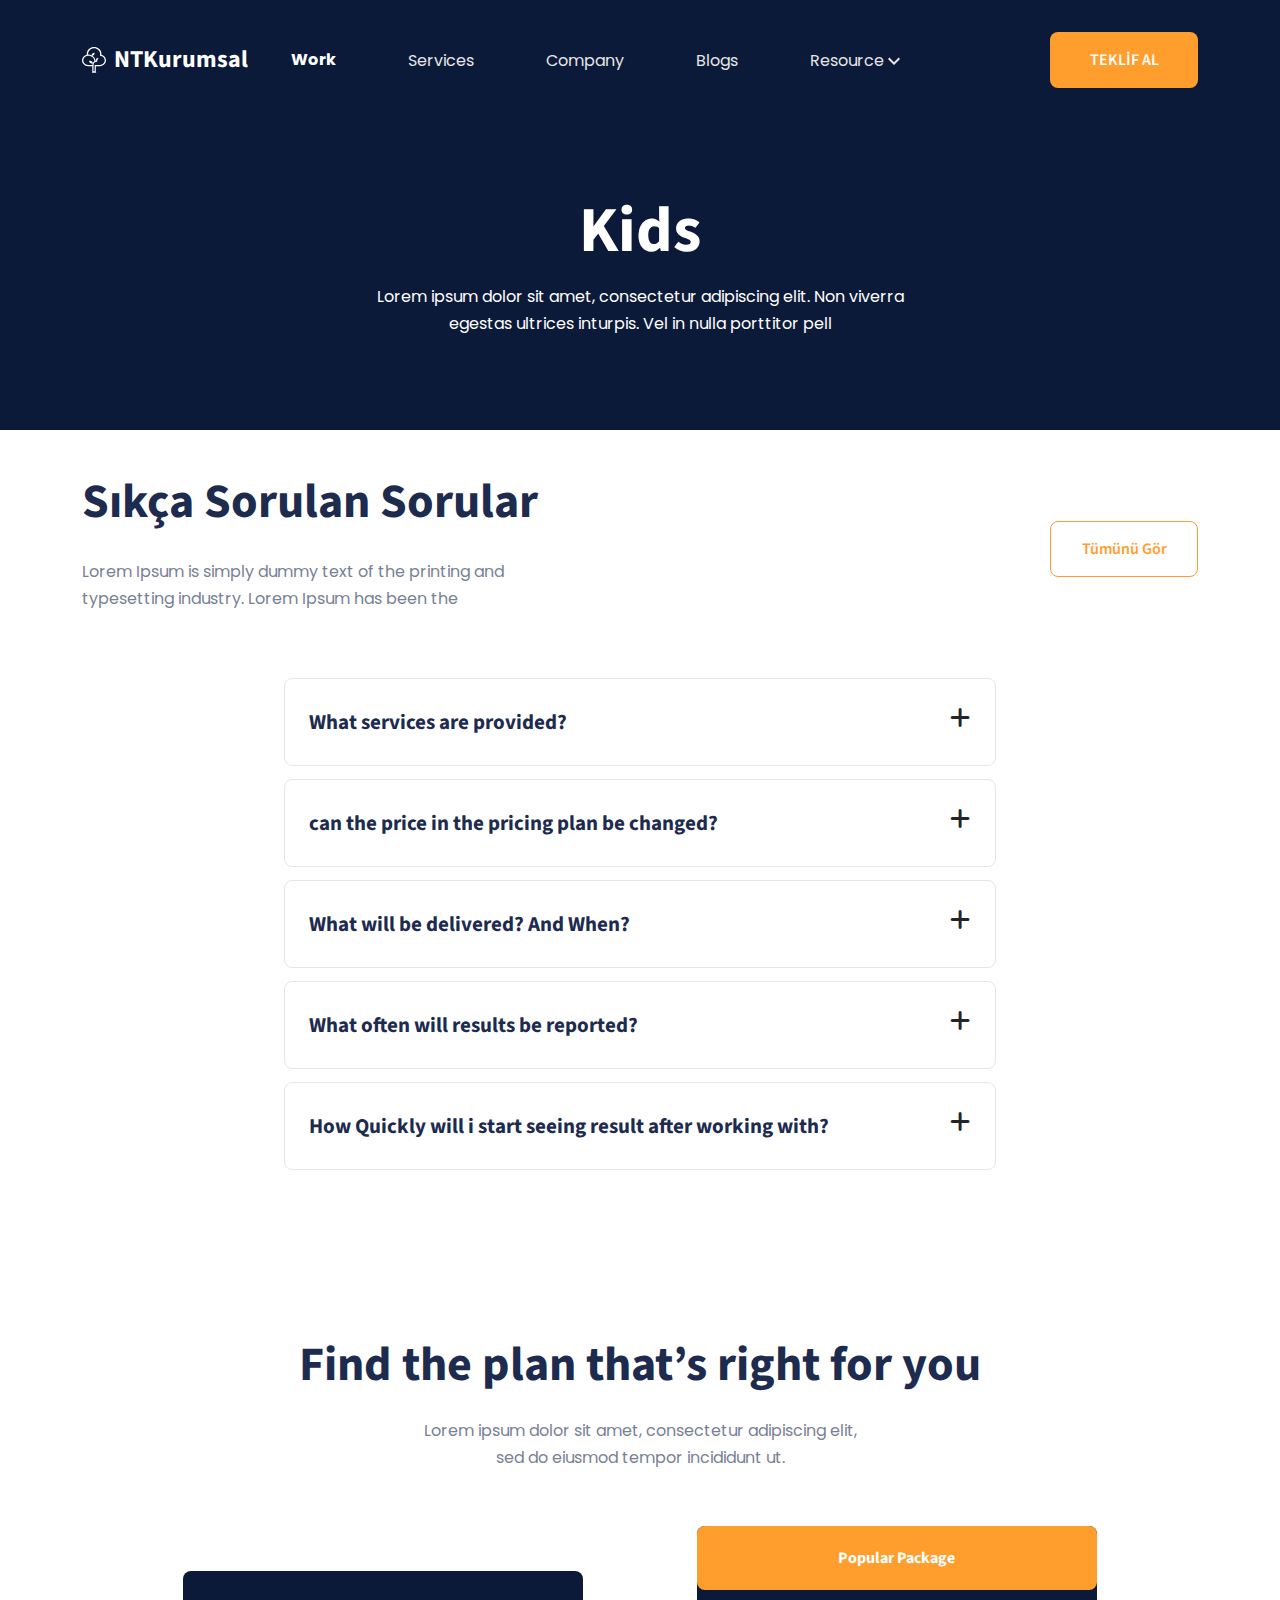
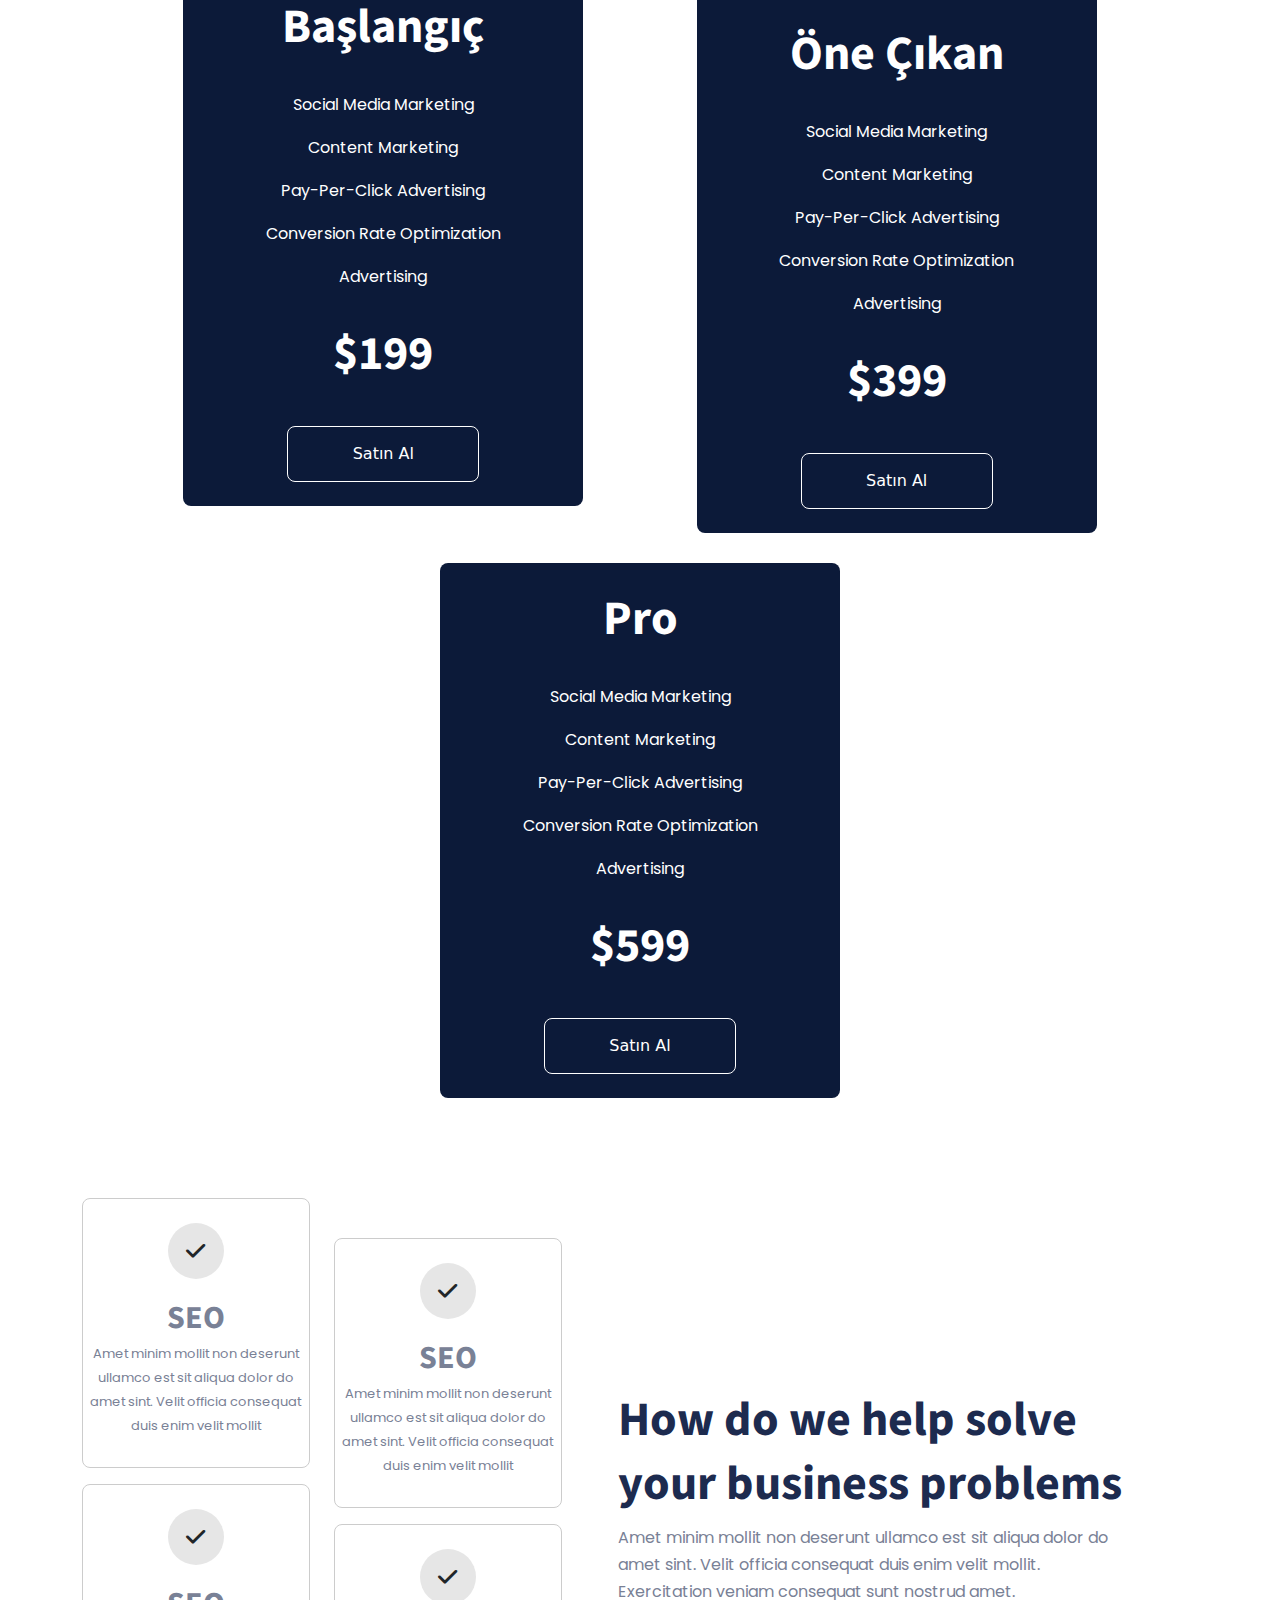
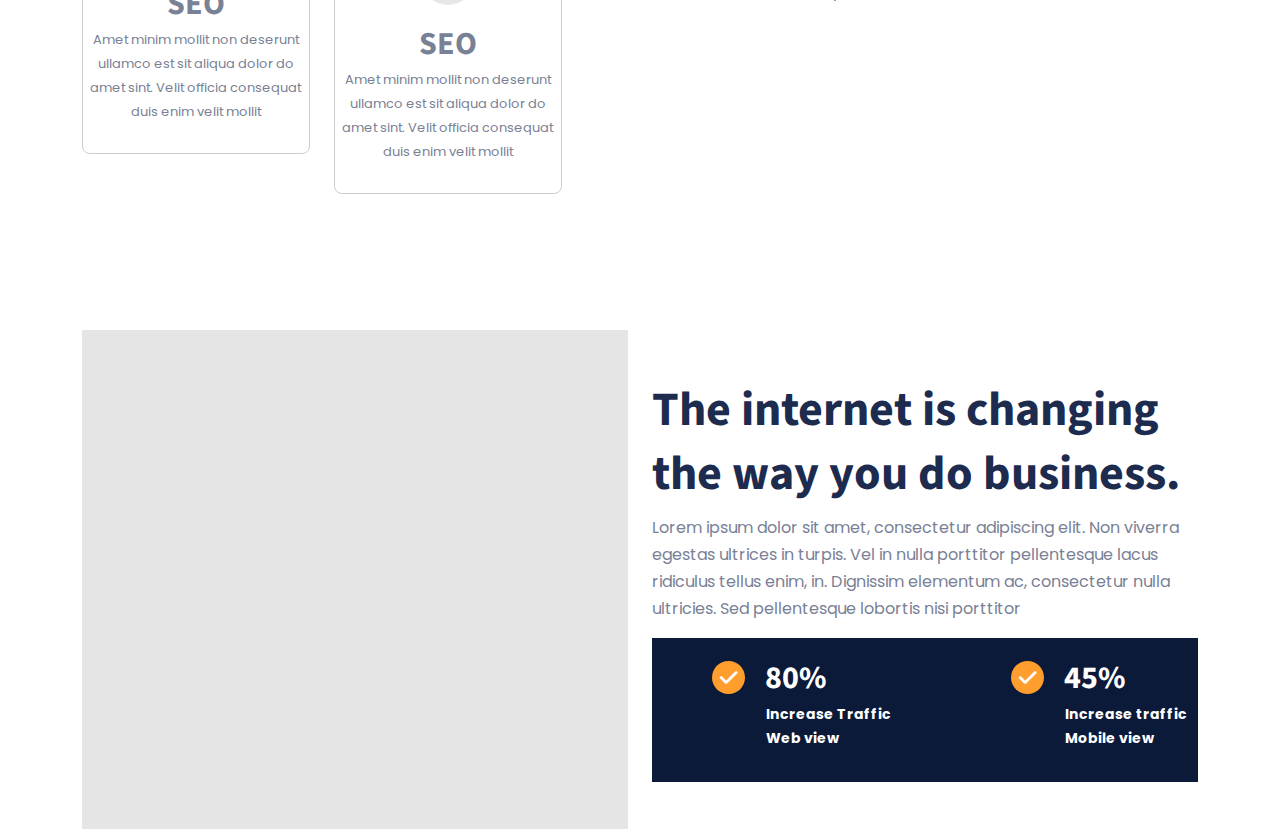
<file: uikids.html>
<!DOCTYPE html>
<html lang="en">

<head>
    <meta charset="UTF-8">
    <meta http-equiv="X-UA-Compatible" content="IE=edge">
    <meta name="viewport" content="width=device-width, initial-scale=1.0">
    <title>Document</title>
    <link rel="stylesheet" href="assets/css/style.css">
    <link rel="stylesheet" href="assets/css/bootstrap.min.css">
    <link rel="stylesheet" href="https://cdnjs.cloudflare.com/ajax/libs/font-awesome/6.0.0-beta3/css/all.min.css">
    <link rel="stylesheet" href="assets/css/swiper-bundle.min.css" />
</head>


<body id="body">
  <header id="header">
    <div class="container">
      <div class="row">
        <div class="col-6 justify-content-start d-flex align-items-center">
          <div class="header-left">
            <svg width="24" height="26" viewBox="0 0 24 26" fill="none" xmlns="http://www.w3.org/2000/svg">
              <path
                d="M19.3774 7.69924C19.3957 7.49593 19.4048 7.28919 19.4048 7.08098C19.4162 6.14431 19.2352 5.21477 18.8724 4.34621C18.5096 3.47766 17.9721 2.68736 17.291 2.0211C16.61 1.35485 15.799 0.825892 14.9051 0.464877C14.0111 0.103862 13.0519 -0.0820313 12.0831 -0.0820312C11.1143 -0.0820313 10.1551 0.103862 9.26112 0.464877C8.36715 0.825892 7.55616 1.35485 6.87514 2.0211C6.19413 2.68736 5.65663 3.47766 5.29379 4.34621C4.93096 5.21477 4.74999 6.14431 4.76139 7.08098C4.76139 7.27694 4.7695 7.47111 4.78571 7.66348C2.05362 8.20581 0 10.5618 0 13.3631C0 16.5671 2.68547 19.199 6.00025 19.199H10.2772V25.3229H9.87189V25.7638H14.1788V25.3229H13.8241V19.199H18.0003C21.3135 19.199 24 16.575 24 13.369C24 10.6255 22.0274 8.30135 19.3774 7.69924ZM10.2316 17.9742H6.44766C6.35595 17.9742 6.05751 17.9428 6.00025 17.9428C5.36841 17.9428 4.75632 17.7758 4.18072 17.5396C3.38509 17.2134 2.69795 16.6813 2.19493 16.0018C1.69191 15.3223 1.3925 14.5219 1.32964 13.6885C1.26678 12.8551 1.44292 12.0211 1.83866 11.2782C2.23441 10.5354 2.83443 9.91251 3.57269 9.47812C4.02871 9.20866 5.45252 8.68446 6.41675 8.68446C7.9765 8.6864 9.4741 9.2758 10.5919 10.3276C11.7096 11.3795 12.3596 12.811 12.4038 14.3184C11.753 14.749 11.2306 15.3372 10.8888 16.0243C10.7459 15.58 10.4034 14.8074 9.66364 14.339C8.57932 13.6531 7.05215 13.8819 7.05215 13.8819C7.05215 13.8819 7.2832 15.2233 8.36955 15.9097C9.18583 16.4261 10.2524 16.4241 10.7307 16.3918C10.547 16.8784 10.453 17.3924 10.4531 17.9105C10.4531 17.9232 10.4531 17.9747 10.4531 17.9747L10.2316 17.9742ZM21.3074 16.5495C20.881 16.963 20.3758 17.2927 19.8198 17.5205C19.2442 17.7562 18.6316 17.9369 18.0003 17.9369C17.9425 17.9369 17.6456 17.9742 17.5523 17.9742H12.6587V24.245H11.544C11.544 24.245 11.5516 17.9281 11.5516 17.9022C11.5522 17.0385 11.9067 16.2103 12.5375 15.5988C13.1682 14.9873 14.0238 14.6423 14.917 14.6393C15.0636 14.6393 15.2042 14.583 15.3079 14.4828C15.4116 14.3826 15.4698 14.2466 15.4698 14.1048C15.4698 13.9631 15.4116 13.8271 15.3079 13.7269C15.2042 13.6267 15.0636 13.5704 14.917 13.5704C14.7477 13.57 14.5785 13.5792 14.4103 13.5978C14.7848 13.4861 15.2925 13.2548 15.6578 12.7845C16.3079 11.9458 16.2648 10.6613 16.2648 10.6613C16.2648 10.6613 15.1643 10.7367 14.5137 11.5749C13.9057 12.3588 13.9057 13.5292 13.9082 13.6816C13.7618 13.7143 13.6172 13.7542 13.475 13.8011C13.3668 12.7579 13.0129 11.7526 12.4405 10.8622C11.8681 9.97178 11.0924 9.21996 10.1729 8.66437C10.672 8.53112 11.5957 8.21806 12.0983 7.63017C12.8077 6.79732 12.4059 5.72882 12.4059 5.72882C12.4059 5.72882 10.8493 6.01003 10.1379 6.84288C9.66617 7.39501 9.68492 8.05051 9.75079 8.4297C8.72621 7.89889 7.58168 7.62152 6.41929 7.62233C6.36305 7.62233 6.3068 7.62233 6.25107 7.62233C6.20423 7.62376 6.15776 7.63084 6.11274 7.64339L6.10565 7.55717C6.09196 7.39795 6.08538 7.23726 6.08538 7.07853C6.07809 6.3122 6.22791 5.55208 6.52617 4.84205C6.82444 4.13203 7.26523 3.48618 7.82311 2.9418C8.38098 2.39742 9.04488 1.9653 9.77645 1.67041C10.508 1.37551 11.2928 1.22367 12.0854 1.22367C12.878 1.22367 13.6627 1.37551 14.3943 1.67041C15.1259 1.9653 15.7898 2.39742 16.3476 2.9418C16.9055 3.48618 17.3463 4.13203 17.6446 4.84205C17.9428 5.55208 18.0927 6.3122 18.0854 7.07853C18.0854 7.24706 18.0778 7.41755 18.0626 7.58559L17.9643 8.6874L19.079 8.94019C19.587 9.05559 20.0711 9.2532 20.5109 9.52466C21.1767 9.93286 21.7249 10.4973 22.1044 11.1654C22.484 11.8336 22.6825 12.5837 22.6816 13.346C22.6828 13.9403 22.5626 14.529 22.3279 15.0783C22.0931 15.6275 21.7484 16.1265 21.3135 16.5466L21.3074 16.5495Z"
                fill="white" />
            </svg>
            <a href="#" class="logo"> NTKurumsal </a>
          </div>
        </div>
        <div class="col-6 d-flex justify-content-end align-items-center">
          <nav class="navbar">
            <ul class="nav-list">
              <li class="nav-item">
                <a class="nav-link active" href="#"> Work </a>
              </li>
              <li class="nav-item">
                <a class="nav-link" href="#"> Services </a>
              </li>
              <li class="nav-item">
                <a class="nav-link" href="#"> Company </a>
              </li>
              <li class="nav-item">
                <a class="nav-link" href="#"> Blogs </a>
              </li>
              <li class="nav-item">
                <a class="nav-link" href="#">
                  Resource
                  <svg width="12" height="8" viewBox="0 0 12 8" fill="none" xmlns="http://www.w3.org/2000/svg">
                    <path fill-rule="evenodd" clip-rule="evenodd" d="M6 0L0 6L1.41 7.41L6 2.83L10.59 7.41L12 6L6 0Z"
                      fill="#E6E6E6" />
                  </svg>
                </a>
                <ul>
                  <li><a href="#"> Sub Menu </a></li>
                  <li><a href="#"> Sub Menu </a></li>
                  <li><a href="#"> Sub Menu </a></li>
                  <li>
                    <a href="#"> Sub Menu </a>
                    <ul>
                      <li><a href="#"> Sub Menu </a></li>
                      <li><a href="#"> Sub Menu </a></li>
                      <li><a href="#"> Sub Menu </a></li>
                      <li><a href="#"> Sub Menu </a></li>
                    </ul>
                  </li>
                </ul>
              </li>
              <li>
                <a href="#" class="btn-global btn-header"> TEKLİF AL </a>
              </li>
            </ul>
          </nav>
          <div class="open-menu">
            <i class="fas fa-bars"></i>
          </div>
        </div>
      </div>
    </div>
  </header>

  <main>
    <section id="mobil-menu">
      <div class="mobil-container">
        <nav>
          <ul class="mobil-open">
            <i class="fas fa-times close-btn"></i>
            <li><a href="#"> Ana Sayfa </a></li>
            <li><a href="#"> Hakkımızda </a></li>
            <li class="position-relative">
              <a href="#" class="open-sub"> Hizmetler </a>
              <i class="fas position-absolute icon fs-5 fa-angle-right"></i>
            </li>
            <li><a href="#"> Blog </a></li>
            <li><a href="#"> İletişim </a></li>
          </ul>
          <ul class="list-two">
            <i class="fas fa-times close-btn"></i>
            <i class="fas fa-long-arrow-alt-left geri"></i>
            <li><a href="#"> Sub Menu </a></li>
            <li><a href="#"> Sub Menu </a></li>
            <li><a href="#"> Sub Menu </a></li>
            <li><a href="#"> Sub Menu </a></li>
            <li><a href="#"> Sub Menu </a></li>
          </ul>
        </nav>
      </div>
    </section>

    <div class="breadcrump">
      <div class="container">
        <h3 class="crump-title">Kids</h3>
        <p class="crump-content">
          Lorem ipsum dolor sit amet, consectetur adipiscing elit. Non viverra
          <br />
          egestas ultrices inturpis. Vel in nulla porttitor pell
        </p>
      </div>
    </div>

    <div class="soru">
      <div class="container">
        <div class="row">
          <div class="
                d-flex
                align-items-center
                justify-content-between
                soru-margin
              ">
            <div>
              <h3 class="proje-title mb-4">Sıkça Sorulan Sorular</h3>
              <p class="global-content">
                Lorem Ipsum is simply dummy text of the printing and <br />
                typesetting industry. Lorem Ipsum has been the
              </p>
            </div>

            <a href="#" class="btn-global"> Tümünü Gör </a>
          </div>
          <div class="col-12 d-flex justify-content-center">
            <div class="soru-area">
              <div>
                <div class="soru-left sr">
                  <div class="d-flex justify-content-between  align-items-start">
                    <h4 class="soru-title">What services are provided?</h4>
                    <i class="fas fa-plus plus-icon"></i>
                  </div>
                  <p class="global-content none-p">
                    Amet minim mollit non deserunt ullamco est sit aliqua
                    dolor do amet sint. Velit officia consequat duis enim
                    velit mollit. Exercitation veniam consequat sunt nostrud
                    amet.
                  </p>
                </div>
                  <div class="soru-left sr">
                  <div class="d-flex justify-content-between  align-items-start">
                    <h4 class="soru-title">can the price in the pricing plan be changed?</h4>
                    <i class="fas fa-plus  plus-icon"></i>
                  </div>
                  <p class="global-content none-p">
                    Amet minim mollit non deserunt ullamco est sit aliqua
                    dolor do amet sint. Velit officia consequat duis enim
                    velit mollit. Exercitation veniam consequat sunt nostrud
                    amet.
                  </p>
                </div>
                  <div class="soru-left sr">
                  <div class="d-flex justify-content-between  align-items-start">
                    <h4 class="soru-title">What will be delivered? And When?</h4>
                    <i class="fas fa-plus plus-icon"></i>
                  </div>
                  <p class="global-content none-p">
                    Amet minim mollit non deserunt ullamco est sit aliqua
                    dolor do amet sint. Velit officia consequat duis enim
                    velit mollit. Exercitation veniam consequat sunt nostrud
                    amet.
                  </p>
                </div>
                <div class="soru-left sr">
                  <div class="d-flex justify-content-between  align-items-start">
                    <h4 class="soru-title">What often will results be reported?</h4>
                    <i class="fas fa-plus plus-icon"></i>
                  </div>
                  <p class="global-content none-p">
                    Amet minim mollit non deserunt ullamco est sit aliqua
                    dolor do amet sint. Velit officia consequat duis enim
                    velit mollit. Exercitation veniam consequat sunt nostrud
                    amet.
                  </p>
                </div>
                  <div class="soru-left sr">
                  <div class="d-flex justify-content-between align-items-start">
                    <h4 class="soru-title">How Quickly will i start seeing result after working with?</h4>
                    <i class="fas fa-plus  plus-icon"></i>
                  </div>
                  <p class="global-content none-p">
                    Amet minim mollit non deserunt ullamco est sit aliqua
                    dolor do amet sint. Velit officia consequat duis enim
                    velit mollit. Exercitation veniam consequat sunt nostrud
                    amet.
                  </p>
                </div>
                <div>
                </div>
              </div>
            </div>
          </div>
        </div>
      </div>
    </div>

    <div class="money-card">
      <div class="container">
        <div class="heading5">
          <h2 class="global-title">Find the plan that’s right for you</h2>
          <p class="global-content">
            Lorem ipsum dolor sit amet, consectetur adipiscing elit, <br />
            sed do eiusmod tempor incididunt ut.
          </p>
        </div>
        <div class="row d-flex justify-content-evenly">
          <div class="col-lg-4 col-md-6">
            <div class="money-item">
              <h5 class="money-title">Başlangıç</h5>
              <ul>
                <li>Social Media Marketing</li>
                <li>Content Marketing</li>
                <li>Pay-Per-Click Advertising</li>
                <li>Conversion Rate Optimization</li>
                <li>Advertising</li>
              </ul>
              <span class="money"> $199 </span>
              <a href="#" class="buy-btn"> Satın Al </a>
            </div>
          </div>
          <div class="col-lg-4 col-md-6 orta-col">
            <div class="money-item">
              <span class="populyar"> Popular Package </span>
              <h5 class="money-title">Öne Çıkan</h5>
              <ul>
                <li>Social Media Marketing</li>
                <li>Content Marketing</li>
                <li>Pay-Per-Click Advertising</li>
                <li>Conversion Rate Optimization</li>
                <li>Advertising</li>
              </ul>
              <span class="money"> $399 </span>
              <a href="#" class="buy-btn"> Satın Al </a>
            </div>
          </div>
          <div class="col-lg-4 col-md-12">
            <div class="money-item">
              <h5 class="money-title">Pro</h5>
              <ul>
                <li>Social Media Marketing</li>
                <li>Content Marketing</li>
                <li>Pay-Per-Click Advertising</li>
                <li>Conversion Rate Optimization</li>
                <li>Advertising</li>
              </ul>
              <span class="money"> $599 </span>
              <a href="#" class="buy-btn"> Satın Al </a>
            </div>
          </div>
        </div>
      </div>
    </div>

    <div class="servis">
      <div class="container">
        <div class="row rowone">
          <div class="col-lg-6 kapsa-col">
            <div class="row">
              <div class="col-lg-6 col-md-6">
                <div class="servis-card">
                  <i class="fas fa-check"></i>
                  <span class="servis-title"> SEO </span>
                  <p class="global-content">
                    Amet minim mollit non deserunt ullamco est sit aliqua
                    dolor do amet sint. Velit officia consequat duis enim
                    velit mollit
                  </p>
                </div>
              </div>
              <div class="col-lg-6 col-md-6 m-col">
                <div class="servis-card">
                  <i class="fas fa-check"></i>
                  <span class="servis-title"> SEO </span>
                  <p class="global-content">
                    Amet minim mollit non deserunt ullamco est sit aliqua
                    dolor do amet sint. Velit officia consequat duis enim
                    velit mollit
                  </p>
                </div>
              </div>
              <div class="col-lg-6 col-md-6 m-col2">
                <div class="servis-card">
                  <i class="fas fa-check"></i>
                  <span class="servis-title"> SEO </span>
                  <p class="global-content">
                    Amet minim mollit non deserunt ullamco est sit aliqua
                    dolor do amet sint. Velit officia consequat duis enim
                    velit mollit
                  </p>
                </div>
              </div>
              <div class="col-lg-6 col-md-6">
                <div class="servis-card">
                  <i class="fas fa-check"></i>
                  <span class="servis-title"> SEO </span>
                  <p class="global-content">
                    Amet minim mollit non deserunt ullamco est sit aliqua
                    dolor do amet sint. Velit officia consequat duis enim
                    velit mollit
                  </p>
                </div>
              </div>
            </div>
          </div>
          <div class="col-lg-6 d-flex row2 flex-column justify-content-center">
            <h2 class="global-title">
              How do we help solve your business problems
            </h2>
            <p class="global-content">
              Amet minim mollit non deserunt ullamco est sit aliqua dolor do
              amet sint. Velit officia consequat duis enim velit mollit.
              Exercitation veniam consequat sunt nostrud amet.
            </p>
          </div>
        </div>
      </div>
    </div>

    <div class="last">
      <div class="container">
        <div class="row">
          <div class="col-lg-6">
            <div class="last-left">
              <img class="img-fluid" src="./assets/img/Image PlaceholderLast.png" alt="" />
            </div>
          </div>
          <div class="col-lg-6 d-flex align-items-center">
            <div class="last-right">
              <h2 class="global-title">
                The internet is changing the way you do business.
              </h2>
              <p class="global-content">
                Lorem ipsum dolor sit amet, consectetur adipiscing elit. Non
                viverra egestas ultrices in turpis. Vel in nulla porttitor
                pellentesque lacus ridiculus tellus enim, in. Dignissim
                elementum ac, consectetur nulla ultricies. Sed pellentesque
                lobortis nisi porttitor
              </p>
              <div class="bg-container">
                <div class="m-con">
                  <div class="d-flex align-items-center">
                    <i class="fas fa-check"></i>
                    <span> 80% </span>
                  </div>
                  <p>
                    Increase Traffic <br />
                    Web view
                  </p>
                </div>
                <div>
                  <div class="d-flex align-items-center">
                    <i class="fas fa-check"></i>
                    <span> 45% </span>
                  </div>
                  <p>
                    Increase traffic <br />
                    Mobile view
                  </p>
                </div>
              </div>
            </div>
          </div>
        </div>
      </div>
    </div>
  </main>

  <script src="assets/js/swiper-bundle.min.js"></script>
  <script src="assets/js/main.js"></script>
</body>

</html>
</file>
<file: assets/css/style.css>
@import url('https://fonts.googleapis.com/css2?family=Open+Sans:wght@300;400&family=Poppins:wght@100;200;300;400&family=Roboto:wght@100;300;400;500&family=Spartan:wght@400;500;600&family=Work+Sans:wght@200;300;400;500&display=swap');
@import url('https://fonts.googleapis.com/css2?family=Open+Sans:wght@300;400&family=Poppins:wght@100;200;300;400&family=Roboto:wght@100;300;400;500&family=Source+Sans+Pro:wght@300;400;700&family=Spartan:wght@400;500;600&family=Work+Sans:wght@200;300;400;500&display=swap');
:root{
    --color-1:#1D2B4F;
    --color-2:#fff;
    --color-3:#798196;
    --color-4:#FF9E2C;
    --color-5:#E6E6E6;
    --color-6:#CCCCCC;
    --color-7:#A1B71C;
    --color-8:#0C1A39;
}
html,
body,
div,
span,
applet,
object,
iframe,
h1,
h2,
h3,
h4,
h5,
h6,
p,
blockquote,
pre,
a,
abbr,
acronym,
address,
big,
cite,
code,
del,
dfn,
img,
ins,
kbd,
q,
s,
samp,
small,
strike,
sub,
sup,
tt,
var,
dl,
dt,
dd,
ol,
ul,
li,
fieldset,
form,
label,
legend,
input,
select,
textarea,
button,
table,
caption,
tbody,
tfoot,
thead,
tr,
th,
td,
article,
aside,
canvas,
details,
embed,
figure,
figcaption,
footer,
header,
hgroup,
menu,
nav,
output,
ruby,
section,
summary,
time,
mark,
audio,
video {
    margin: 0;
    padding: 0;
    border: 0;
    font-size: 100%;
    font: inherit;
    vertical-align: baseline;
}

article,
aside,
details,
figcaption,
figure,
footer,
header,
hgroup,
menu,
nav,
section {
    display: block;
}

body {
    line-height: 1;
}

ol,
ul {
    list-style: none;
}

blockquote,
q {
    quotes: none;
}

blockquote:before,
blockquote:after,
q:before,
q:after {
    content: '';
    content: none;
}

table {
    border-collapse: collapse;
    border-spacing: 0;
}

a {
    text-decoration: none !important;
}

img {
    border: 0;
}

:focus {
    outline: 0;
}

.clear {
    clear: both;
}

.fa-minus{
    color:var(--color-2);
    font-size: 22px;
}

.hk-global {
    font-family: Source Sans Pro;
    font-style: normal;
    font-weight: bold;
    font-size: 48px;
    line-height: 64px;
    text-transform: capitalize;
    color: var(--color-1);
}

.global-content {
    font-family: Poppins;
    font-style: normal;
    font-weight: normal;
    font-size: 16px;
    line-height: 27px;
    color: var(--color-3);
}

.img-none {
    display: none;
}

.global-title {
    color: var(--color-1);
    font-family: Source Sans Pro;
    font-style: normal;
    font-weight: bold;
    font-size: 48px;
    line-height: 64px;
}

.btn-global {
    font-size: 16px;
    background: #FF9E2C;
    border-radius: 8px;
    width: 148px;
    height: 56px;
    display: flex;
    justify-content: center;
    align-items: center;
    color: var(--color-2) !important;
    font-family: Source Sans Pro;
    font-style: normal;
    font-weight: 600;
    position: relative;
    overflow: hidden;
    z-index: 1000;
}

.btn-global::after {
    z-index: -1;
    content: "";
    width: 0;
    height: 100%;
    background: #e691309c;
    position: absolute;
    left: 0;
    transition: 500ms all;
    border-radius: 8px;
}

.last {
    margin-top: 120px;
}

.money-card {
    margin-top: 150px;
}

.heading5 {
    text-align: center;
}

.heading5 .global-content {
    margin-bottom: 100px;
}

.heading5 h2 {
    font-family: Source Sans Pro;
    font-style: normal;
    font-weight: bold;
    font-size: 48px;
    line-height: 64px;
    margin-bottom: 20px;
    color: var(--color-1);
}

.servis {
    margin-top: 100px;
}

.servis-card {

    height: 270px;
    background: #FFFFFF;
    border: 1px solid #CCCCCC;
    box-sizing: border-box;
    border-radius: 8px;
    display: flex;
    flex-direction: column;
    align-items: center;
    border-radius: 8px;
    transition: 300ms all;
    margin-bottom: 16px;
}

.servis .col-lg-6 {
    width: 47%;
}

.servis .m-col {
    margin-top: 40px;
}

.servis .m-col2 {
    margin-top: -40px;
}

.last-right .bg-container {
    background: #0C1A39;
    padding-left: 60px;
    height: 144px;
    display: flex;
    align-items: center;
}

.last-right .bg-container .m-con {
    margin-right: 120px;
}


.last-right span {
    font-family: Source Sans Pro;
    font-style: normal;
    font-weight: bold;
    font-size: 32px;
    line-height: 48px;
    text-align: center;
    color: var(--color-2);
    margin-left: 20px;
}

.last-right .bg-container p {
    font-family: Poppins;
    font-style: normal;
    font-weight: bold;
    font-size: 14px;
    line-height: 24px;
    color: var(--color-2);
    margin-left: 54px;
}


.last-right i {
    width: 33.3px;
    height: 33.3px;
    border-radius: 50%;
    display: flex;
    align-items: center;
    justify-content: center;
    background: #FF9E2C;
    font-size: 20px;
    color: var(--color-2);
}

.servis-card .servis-title {
    font-family: Source Sans Pro;
    font-style: normal;
    font-weight: bold;
    font-size: 32px;
    line-height: 48px;
    text-transform: capitalize;
    color: var(--color-3);
    margin-top: 15px;
}

.servis-card.servis-card:hover {
    background: #2449F3;
}

.servis-card.servis-card:hover .global-content {
    color: var(--color-2);
}

.servis-card.servis-card:hover .servis-title {
    color: var(--color-2);
}

.servis-card .global-content {
    width: 220px;
    text-align: center;
    font-size: 13px;
    line-height: 24px;
}

.servis-card i {
    margin-top: 24px;
    width: 56px;
    height: 56px;
    font-size: 22px;
    background: #E6E6E6;
    border-radius: 50%;
    display: flex;
    align-items: center;
    justify-content: center;
}

.servi .heading p {
    margin-bottom: 100px;
}

.money-item {
    padding-top: 24px;
    display: flex;
    justify-content: center;
    flex-direction: column;
    align-items: center;
}

.money-item ul {
    padding: 0;
    display: flex;
    flex-direction: column;
    align-items: center;
}

.money-item ul li {
    margin-bottom: 16px;
    font-family: Poppins;
    font-style: normal;
    font-weight: normal;
    font-size: 16px;
    line-height: 27px;
    color: var(--color-2);
}

.money-item .money-title {
    margin-bottom: 32px;
    font-family: Source Sans Pro;
    font-style: normal;
    font-weight: bold;
    font-size: 48px;
    line-height: 64px;
    color: var(--color-2);
}

.money-item .money {
    font-family: Source Sans Pro;
    font-style: normal;
    font-weight: bold;
    font-size: 48px;
    line-height: 64px;
    text-transform: capitalize;
    color: var(--color-2);
}

.money-item .buy-btn {
    margin-top: 40px;
    border-radius: 8px;
    width: 192px;
    color: var(--color-2);
    height: 56px;
    border: 1px solid var(--color-2);
    display: flex;
    align-items: center;
    justify-content: center;
    transition: 300ms all;
}

.money-item .buy-btn:hover {
    background: #FF9E2C;
    border: none;
}

.money-card .col-lg-4 {
    width: 400px;
    height: 535px;
    border-radius: 8px;
    background: #0C1A39;
}

.money-card .orta-col {
    margin-top: -45px;
    height: 607px;
    margin-bottom: 30px;
}

.money-card .orta-col .money-item {
    padding: 0;
}

.populyar {
    border-radius: 8px;
    font-family: Source Sans Pro;
    font-style: normal;
    font-weight: bold;
    color: var(--color-2);
    margin-bottom: 32px;
    display: flex;
    align-items: center;
    justify-content: center;
    width: 400px;
    height: 64px;
    background: #FF9E2C;
}

.btn-global:hover::after {
    width: 100%;
    border-radius: 8px;
}

.btn-header {
    margin-left: 134px;
}

.soru .soru-margin {
    margin-bottom: 50px;
}


.soru .soru-margin .btn-global {
    background: transparent;
    border: 1px solid var(--color-4);
    color: var(--color-4) !important;
}

.card-flex-item .num {
    font-family: Source Sans Pro;
    font-style: normal;
    font-weight: bold;
    font-size: 32px;
    line-height: 48px;
    text-transform: capitalize;
    color: var(--color-4);
    margin-right: 16px;
    margin-left: 16px;
    margin-top: 16px;
}

.soru {
    margin-top: -80px;
}

.soru h3 {
    font-family: Source Sans Pro;
    font-style: normal;
    font-weight: bold;
    font-size: 48px;
    line-height: 64px;
    text-transform: capitalize;
    color: var(--color-1);
}

.soru p {
    font-family: Poppins;
    font-style: normal;
    font-weight: normal;
    font-size: 16px;
    line-height: 27px;
    color: var(--color-3);
}
.soru-title{
    margin: 0;
}
.soru-area .soru-left {
    border-radius: 8px;
    padding:24px;
    width: 712px;
    height: 88px;
    cursor: pointer;
    background: #FFFFFF;
    border: 1px solid #E6E6E6;
    box-sizing: border-box;
    display: flex;
    flex-direction: column;
    justify-content: center;
}
.soru-area .soru-left i{
    font-size: 23px;
}

.soru-area .soru-left i.active{
    color:var(--color-2);
}

.soru-area .sr{
    margin-bottom: 13px;
}
.soru-area .sr.active{
    height: auto;
}

.soru-area .sr.active p {
    color: var(--color-2);
}

.soru-area .sr.active .soru-title {
    color: var(--color-2);
}

.soru-area .soru-left .soru-title {
    font-family: Source Sans Pro;
    font-style: normal;
    font-weight: bold;
    font-size: 21px;
    line-height: 32px;
    color: var(--color-1);
}


.none-p {
    display: none;
}

.none-p.active {
    display: block;
}

.hk-left-item .hk-global {
    margin-bottom: 68px;
}

.hk-left-item .global-content {
    margin-bottom: 24px;
}

.sr.active {
    background: #2449F3 !important;
}

.card-flex-item {
    border: 1px solid #CCCCCC;
    box-sizing: border-box;
    border-radius: 8px;
    margin-bottom: 16px;
}

.card-flex-item .global-content {
    margin-left: 66px;
    margin-top: 18px;
}

.card-flex-item .yt {
    font-family: Source Sans Pro;
    font-style: normal;
    font-weight: bold;
    font-size: 24px;
    line-height: 32px;
    text-transform: capitalize;
    color: var(--color-1);
    margin-top: 21px;
}

.hk-right-item {
    margin-left: 30px;
}

.hk-right-item img {
    height: 800px;
}

#body.active {
    overflow: hidden;
}

#header {
    display: flex;
    align-items: center;
    height: 120px;
    background: var(--color-8);
}

.reyting {
    margin-top: 160px;
    width: 100%;
    background: var(--color-8);
    height: 244px;
    display: flex;
    align-items: center;
    justify-content: center;
}

.reyting .reyting-item {
    display: flex;
    flex-direction: column;
    align-items: center;
}

.reyting .reyting-item .num-title {
    font-family: Source Sans Pro;
    font-style: normal;
    font-weight: bold;
    font-size: 48px;
    line-height: 64px;
    text-align: center;
    text-transform: capitalize;
    color: var(--color-2);
}

.reyting .reyting-item span {
    font-family: Poppins;
    font-style: normal;
    font-weight: bold;
    font-size: 16px;
    line-height: 32px;
    text-align: center;
    text-transform: capitalize;
    color: var(--color-5);
}

.reyting .col-lg-3 {
    display: flex;
    justify-content: center;
}

.epost {
    max-width: 1232px;
    margin: 0 auto;
    margin-top: 270px;
    background: var(--color-8);
}

.epost-left img {
    position: absolute;
    top: -112px;
}

.epost .container {
    height: 520px;
    border-radius: 8px;
}

.epost .epost-left {
    margin-top: 105px;
    margin-left: 56px;
}

.epost .epost-left h2 {
    color: var(--color-2);
}

.epost .epost-left form {
    margin-top: 40px;
}

.epost .epost-left form #epost {
    width: 470px;
    height: 64px;
    background:var(--color-2);
    border: 1px solid var(--color-5);
    box-sizing: border-box;
    border-radius: 8px;
    padding-left: 16px;
}

.epost .epost-left form i {
    height: 64px;
    color: #fff;
    font-size: 28px;
    margin-left: 16px;
    background: #FF9E2C;
    border-radius: 8px;
    display: flex;
    align-items: center;
    justify-content: center;
    width: 64px;
    cursor: pointer;
}

.epost .epost-left .global-content {
    color: var(--color-2);
    margin-top: 20px;
}

.projeler {
    margin-top: 257px;
}

.projeler .proje-flex {
    margin-bottom: 77px;
}

.projeler .swiper-wrapper {
    padding-bottom: 80px;
}

.projeler .swip-item1 {
    background-repeat: no-repeat !important;
    background: linear-gradient(180deg, rgba(0, 8, 54, 0) 0%, rgba(0, 0, 0, 0.88) 100%), url('../img/screencapture-adev-nitrotema-2021-11-28-16_43_59\ 1.png');
    width: 400px !important;
    height: 424px;
    border-radius: 8px;
    background-size: cover;
    background-position: center center;
    display: flex;
    justify-content: center;
}

.projeler .swip-item2 {
    background-repeat: no-repeat !important;
    background: linear-gradient(180deg, rgba(0, 8, 54, 0) 0%, rgba(0, 0, 0, 0.88) 100%), url('../img/screencapture-adev-nitrotema-2021-11-28-16_43_59\ 1.png');
    width: 400px !important;
    height: 424px;
    border-radius: 8px;
    background-size: cover;
    background-position: center center;
    display: flex;
    justify-content: center;
}

.projeler .swip-item3 {
    background-repeat: no-repeat !important;
    background: linear-gradient(180deg, rgba(0, 8, 54, 0) 0%, rgba(0, 0, 0, 0.88) 100%), url('../img/screencapture-adev-nitrotema-2021-11-28-16_43_59\ 1.png');
    width: 400px !important;
    height: 424px;
    border-radius: 8px;
    background-size: cover;
    background-position: center center;
    display: flex;
    justify-content: center;

}


.open-menu {
    color: var(--color-2);
    font-size: 22px;
    display: none;
}

.header-left {
    display: flex;
    align-items: center;
}

.header-left .logo {
    font-family: Source Sans Pro;
    font-style: normal;
    font-weight: bold;
    font-size: 24px;
    line-height: 32px;
    text-transform: capitalize;
    margin-left: 8px;
    color: var(--color-2);

}

.navbar .nav-list {
    align-items: center;
    display: flex;
    margin: 0;
}

.navbar .nav-list .nav-item {
    margin-left: 40px;
    white-space: nowrap;
    position: relative;
}

.navbar .nav-list li>ul {
    position: absolute;
    left: 0;
    padding: 10px 20px;
    width: 240px;
    background: #1D2B4F;
    visibility: hidden;
    opacity: 0;
    transition: 300ms all;
}

.navbar .nav-list li:hover>ul {
    visibility: visible;
    opacity: 1;
}

.navbar .nav-list li ul li {
    padding-bottom: 8px;
    position: relative;
}

.navbar .nav-list li ul li ul {
    position: absolute;
    padding: 10px 20px;
    width: 240px;
    top: 30px;
    left: -20px;
}

.navbar .nav-list li ul li a {
    font-family: Poppins;
    font-style: normal;
    font-weight: normal;
    font-size: 16px;
    line-height: 27px;
    color: var(--color-5);
}

.navbar>.nav-list>.nav-item .nav-link {
    font-family: Poppins;
    font-style: normal;
    font-weight: normal;
    font-size: 16px;
    line-height: 27px;
    color: var(--color-5);
}

.navbar .nav-list>li .nav-link.active {
    font-family: Poppins;
    font-style: normal;
    font-weight: bold;
    font-size: 16px;
    line-height: 32px;
    color: var(--color-2);
}

.navbar .nav-list>li svg {
    transform: rotate(-180deg);
}

.navbar .nav-list>li:hover svg {
    transform: rotate(-1deg);
}

.hero-right {
    padding-top: 70px;
}

.hero-left .heading {
    font-family: Source Sans Pro;
    font-style: normal;
    font-weight: bold;
    font-size: 64px;
    line-height: 88px;
    text-transform: capitalize;
    color: var(--color-2);
    text-align: start;
}

.hero-left .hero-content {
    font-family: Poppins;
    font-style: normal;
    font-weight: normal;
    font-size: 16px;
    line-height: 27px;
    margin-top: 24px;
    margin-bottom: 40px;
    color: var(--color-2);
}

.bg-for-header {
    position: absolute;
    z-index: -1;
    top: 0;
    left: 0;
    width: 100%;
}

.bg-for-header img {
    position: relative;
    background-size: cover;
    width: 100%;
    height: 846px;
}

.logo-area {
    margin-top: 250px;
    margin-bottom: 120px;
}

.logo-area img {
    transition: 300ms all;
}

.logo-area .container {
    padding: 0 100px;
}

.logo-area img:hover {
    transform: scale(1.2);
}

.header1 {
    width: 100%;
    position: relative;
}

.header1 .bg2 {
    background: var(--color-8);
    position: absolute;
    z-index: -1;
    width: 100%;
    height: 461px;
}


.heading-global {
    display: flex;
    justify-content: space-between;
}

.heading-global h2 {
    margin-top: 72px;
    font-family: Source Sans Pro;
    font-style: normal;
    font-weight: bold;
    font-size: 48px;
    line-height: 64px;
    text-transform: capitalize;
    color: var(--color-2);
}

.heading-global p {
    font-family: Poppins;
    font-style: normal;
    font-weight: normal;
    font-size: 16px;
    line-height: 27px;
    color:var(--color-2);
    margin-top: 120px;
}

.heading-global .btn-global {
    margin-top: 144px;
}

.header1 .col-lg-3 {
    height: 364px !important;
}

.card-item {
    height: 364px !important;
    background: #FFFFFF;
    border: 1px solid #CCCCCC;
    box-sizing: border-box;
    border-radius: 8px;
    padding-top: 24px;
    padding-left: 24px;
}

.header1 .mb-col {
    margin-top: 56px;
}

.card-item:hover {
    border: none;
    background: #2449F3;
    transition: 300ms all;
}

.card-item:hover .card-content {
    color: var(--color-2);
}

.card-item:hover .card-heading {
    color: var(--color-2);
}

.card-item:hover i {
    background: var(--color-2);
}

.card-item.blue .card-heading {
    color: var(--color-1);
}

.card-content {
    color: var(--color-2);
}

.card-item .card-heading {
    font-family: Source Sans Pro;
    font-style: normal;
    font-weight: bold;
    font-size: 32px;
    line-height: 48px;
    color: var(--color-1);
}

.card-item i {
    border-radius: 50%;
    font-size: 20px;
    background: #E6E6E6;
    width: 72px;
    display: flex;
    align-items: center;
    justify-content: center;
    height: 72px;
    margin-bottom: 24px;
}

.card-item .card-content {
    margin-top: 16px;
    font-family: Poppins;
    font-style: normal;
    font-weight: normal;
    font-size: 16px;
    line-height: 27px;
    color: var(--color-3);
}

.who {
    margin-top: 285px;
}

.who-left h3 {
    margin-bottom: 20px;
}

.who-left .btn-global {
    margin-top: 35px;
}

.who-right {
    position: relative;
}

.who-right::after {
    content: "";
    width: 491.4px;
    height: 556px;
    z-index: -1;
    left: 60px;
    top: -100px;
    border-radius: 8px;
    position: absolute;
    background: var(--color-8);
}

.ekip {
    margin-top: 120px;
}

.slider {
    margin-bottom: 160px;
}

.heading-global-2 {
    margin-bottom: 52px;
    display: flex;
    justify-content: space-between;
    align-items: center;
}

.who-img-item {
    margin-top: 56px;
}


.ekip .col-lg-4 {
    position: relative;
    margin-top: 15px;
    margin-left: auto;
    margin-right: auto;
}

.ekip .one-col {
    background: linear-gradient(180deg, rgba(0, 8, 54, 0) 0%, rgba(0, 0, 0, 0.88) 100%), url('../img/headshot-of-a-proffessional-man-2021-08-30-08-12-14-utc\ 1.png') no-repeat;
    width: 400px !important;
    height: 433px;
    border-radius: 8px;
}

.ekip .two-col {
    background: linear-gradient(180deg, rgba(0, 8, 54, 0) 0%, rgba(0, 0, 0, 0.88) 100%), url('../img/headshot-of-beautiful-woman-20s-with-european-appe-2021-09-03-12-54-30-utc\ 1.png') no-repeat;
    width: 400px !important;
    height: 433px;
    border-radius: 8px;

}

.ekip .three-col {
    background: linear-gradient(180deg, rgba(0, 8, 54, 0) 0%, rgba(0, 0, 0, 0.88) 100%), url('../img/bust-head-shot-self-portait-2021-08-29-01-07-50-utc\ 1.png') no-repeat;
    width: 400px !important;
    height: 433px;
    border-radius: 8px;

}

.img-text {
    position: absolute;
    bottom: 34px;
    display: flex;
    flex-direction: column;
    align-items: center;
    justify-content: center;
    width: 94%;
}

.img-text .name {
    font-family: Source Sans Pro;
    font-style: normal;
    font-weight: bold;
    font-size: 32px;
    line-height: 48px;
    text-align: center;
    text-transform: capitalize;
    color: var(--color-2);
}

.img-text .work {
    font-family: Poppins;
    font-style: normal;
    font-weight: bold;
    font-size: 16px;
    line-height: 32px;
    text-align: center;
    text-transform: capitalize;
    color: var(--color-2);
}

.slider {
    width: 100%;
    margin-top: 280px;
    position: relative;
}

.slider::after {
    width: 60%;
    height: 770px;
    content: "";
    position: absolute;
    right: 0;
    z-index: -1;
    top: -100px;
    background: var(--color-8);
}

.slider-right .slider-title {
    font-family: Source Sans Pro;
    font-style: normal;
    font-weight: bold;
    font-size: 32px;
    line-height: 48px;
    text-transform: capitalize;
    color: var(--color-2);
    margin-bottom: 10px;
}

.slider-right .slid-content {
    font-family: Poppins;
    font-style: normal;
    font-weight: normal;
    font-size: 16px;
    line-height: 27px;
    color: var(--color-2);
}

.slider-right .slid-profil {
    margin-top: 30px;
}

.slider-right .slid-profil img {
    margin-right: 18px;
}


.slider-right .slid-profil .slid-name {
    font-family: Source Sans Pro;
    font-style: normal;
    font-weight: bold;
    font-size: 24px;
    line-height: 32px;
    text-transform: capitalize;
    color: var(--color-2);

}

.proje-flex {
    margin-bottom: 56px;
}

.proje-flex .proje-title {
    font-family: Source Sans Pro;
    font-style: normal;
    font-weight: bold;
    font-size: 48px;
    line-height: 64px;
    text-transform: capitalize;
    color:var(--color-1);
}

.slider-right {
    position: relative;
}

.slider-right .slid-profil .slid-work {
    font-family: Poppins;
    font-size: 12px;
    line-height: 24px;
    color: var(--color-6);
}

.slider .swiper-wrapper {
    padding-bottom: 90px;
}

.slider .swiper-pagination-horizontal {
    width: 156px !important;
    position: absolute !important;
    left: 400px !important;
    top: 390px !important;
    background: #fff !important;
}

.slider .swiper-pagination-progressbar-fill {
    background: #FF9E2C !important;
}

.form-left {
    margin-top: 80px;
}

.form-left .form-title {
    font-family: Source Sans Pro;
    font-style: normal;
    font-weight: bold;
    font-size: 32px;
    line-height: 48px;
    text-transform: capitalize;
    color: var(--color-2);
    margin-bottom: 20px;
}

.form-left .global-content {
    color: var(--color-2);
    font-family: Poppins;
    font-style: normal;
    font-weight: normal;
    font-size: 16px;
    line-height: 27px;
    margin-bottom: 30px;

}

.form-left .form-grid {
    display: grid;
    grid-template-columns: repeat(2, 250px);
}

.form-left .form-grid .form-name {
    color: var(--color-2);
    margin-top: 16px;
    font-family: Poppins;
    font-style: normal;
    font-weight: 300;
    font-size: 16px;
    line-height: 27px;
}

.form-left .form-grid i {
    color: var(--color-4);
    font-size: 30px;
    margin-right: 11px;
}

.form-left .form-grid .epo {
    font-family: Source Sans Pro;
    font-style: normal;
    font-weight: 600;
    font-size: 24px;
    line-height: 32px;
    color: var(--color-4);
}

.form {
    margin-top: 160px;
    height: 676px;
    width: 100%;
    background: var(--color-8);
}

.form-right {
    margin-top: 80px;
}

.form-right label {
    font-family: Poppins;
    font-size: 14px;
    line-height: 24px;
    color: var(--color-2);
    margin-bottom: 10px;
}

.form-right form {
    display: flex;
    flex-direction: column;
}

.form-right form .input-flex {
    width: 676px;
}

.form-right form .input1 {
    margin-bottom: 24px;
    background: #FFFFFF;
    border: 1px solid #E6E6E6;
    box-sizing: border-box;
    border-radius: 8px;
    width: 672px;
    height: 48px;
    padding: 12px 16px;
}

.form-right form .input2 {
    background: #FFFFFF;
    width: 328px;
    margin-right: 18px;
    height: 48px;
    padding: 12px 16px;
    border: 1px solid #E6E6E6;
    box-sizing: border-box;
    border-radius: 8px;
    margin-bottom: 16px;
}

.form-right form .input3 {
    width: 328px;
    height: 48px;
    padding: 12px 16px;
    border: 1px solid #E6E6E6;
    box-sizing: border-box;
    border-radius: 8px;
}

.form-right form .text-area {
    width: 672px;
    height: 196px;
    padding: 12px 16px;
    border: 1px solid #E6E6E6;
    box-sizing: border-box;
    border-radius: 8px;
    resize: none;
}

.form-right form .submit-form {
    margin-top: 40px;
}

.footer-item ul {
    padding: 0;
}

.footer-item ul li {
    margin-bottom: 16px;
}

.footer-item ul li a {
    font-family: Poppins;
    font-style: normal;
    font-weight: normal;
    font-size: 16px;
    line-height: 27px;
    color: var(--color-3);
}

.footer-item ul.sosial-list {
    display: flex;
}


.footer-item ul.sosial-list li {
    margin-right: 8px;
}

.footer-item ul.sosial-list li a {
    width: 32px;
    height: 32px;
    background: #FF9E2C;
    display: flex;
    align-items: center;
    justify-content: center;
    border-radius: 50%;
}

.footer-item ul.sosial-list li a i {
    color:var(--color-2);
}

#footer {
    margin-top: 70px;
}

.footer-item .list-title {
    font-family: Source Sans Pro;
    font-style: normal;
    font-weight: bold;
    font-size: 24px;
    line-height: 32px;
    text-transform: capitalize;
    color: var(--color-1);
    margin-bottom: 16px;
}

.footer-item svg {
    margin-bottom: 24px;
}

.footer-item .footer-content {
    font-family: Poppins;
    font-style: normal;
    font-weight: normal;
    font-size: 16px;
    line-height: 27px;
    color: var(--color-3);
}

.footer-bottom {
    margin-top: 56px;
    height: 56px;
    display: flex;
    justify-content: center;
    align-items: center;
    width: 100%;
    text-align: center;
    background: #0C1A39;
}

.footer-bottom a {
    color: var(--color-2) !important;
    font-family: Poppins;
    font-style: normal;
    font-weight: 300;
    font-size: 16px;
    line-height: 27px;
    display: flex;
}

.footer-bottom a .nitro {
    font-weight: 700;
    margin-left: 5px;
}

.footer-bottom a .tema {
    color: var(--color-7);
    font-weight: 700;
    margin-right: 5px;
}

#mobil-menu .mobil-open {
    padding: 0;
    position: fixed;
    z-index: 10000;
    width: 100%;
    height: calc(100vh - 120px);
    background: #fff;
    left: -100%;
    display: flex;
    justify-content: center;
    align-items: center;
    flex-direction: column;
    transition: 400ms ease-in-out;
}

#mobil-menu .list-two {
    padding: 0;
    position: fixed;
    z-index: 10000;
    width: 100%;
    height: calc(100vh - 120px);
    background: #fff;
    display: flex;
    justify-content: center;
    align-items: center;
    flex-direction: column;
    transition: 400ms ease;
    right: -100%;
}

#mobil-menu .list-two.active {
    right: 0;

}

#mobil-menu .list-two li {
    margin-bottom: 15px;
}

#mobil-menu .list-two li a {
    color: var(--color-8);
    font-size: 23px;
}

#mobil-menu .mobil-open.active {
    left: 0;
}

#mobil-menu .icon {
    top: 10px;
    right: -20px;
}

#mobil-menu .list-two .close-btn {
    position: absolute;
    top: 30px;
    right: 30px;
    font-size: 25px;
    cursor: pointer;
}

#mobil-menu .mobil-open .close-btn {
    position: absolute;
    top: 30px;
    right: 30px;
    font-size: 25px;
    cursor: pointer;
}

#mobil-menu .list-two .geri {
    position: absolute;
    left: 20px;
    top: 20px;
    font-size: 35px;
}

#mobil-menu .mobil-open li {
    margin-bottom: 15px;
}

#mobil-menu .mobil-open li a {
    color: var(--color-8);
    font-size: 23px;
}

.breadcrump {
    width: 100%;
    background-size: cover;
    z-index: -1;
    position: relative;
    height: 430px;
    background: #0C1A39;
    transform: translateY(-120px);
    display: flex;
    justify-content: center;
    align-items: center;
}

.breadcrump .crump-title {
    margin-top: 110px;
    position: relative;
    z-index: 100 !important;
    font-family: Source Sans Pro;
    font-style: normal;
    font-weight: bold;
    font-size: 64px;
    line-height: 88px;
    text-align: center;
    text-transform: capitalize;
    color: var(--color-2);
}

.breadcrump .crump-content {
    font-family: Poppins;
    font-style: normal;
    font-weight: normal;
    font-size: 16px;
    line-height: 27px;
    text-align: center;
    color: var(--color-2);
}


@media only screen and (max-width:1200px) {
    .last-right .bg-container .m-con {
        margin-right: 0;
    }

    .global-title {
        font-size: 40px;
    }

    .servis .col-lg-6 {
        width: 50%
    }

    .soru-area .soru-left {
        width: auto;
    }

    .epost .epost-left .global-content br {
        display: none;
    }

    .epost .epost-left {
        margin-left: 0;
    }

    .epost-left img {
        top: -82px;
        width: 100%;
    }

    .hk-global {
        font-size: 35px;
        line-height: 45px;
    }

    .hk-left-item .hk-global {
        margin-bottom: 8px;
    }

    .form-right form .input-flex {
        width: 0;
    }

    .form form .input1 {
        width: 550px;
    }

    .form form .input2 {
        width: 265px;
    }

    .form form .input3 {
        width: 265px;
    }

    .form form .text-area {
        width: 550px;
    }

    .form .form-grid {
        grid-template-columns: repeat(2, 190px);
    }


    .navbar .nav-list .nav-item {
        margin-left: 0;
    }

    .btn-header {
        margin-left: 34px;
    }

    .hero-left .heading {
        font-size: 50px;
        line-height: 70px;
    }

    .heading-global h2 {
        font-size: 33px;
    }

    .heading-global p {
        font-size: 14px;
    }

    .card-item .card-heading {
        font-size: 26px;
        line-height: 30px;
    }

}

@media only screen and (max-width:1024px) {
    #footer {
        margin-top: 184px;
    }
    .logo-area {
        margin-top: 300px;
    }
    .logo-area .container{
    padding: 0;
    }
}

@media only screen and (max-width:992px) {
    .last-right .bg-container {
        padding-left: 0;
        display: flex;
        justify-content: space-evenly;
    }

    .last-left {
        display: flex;
        margin-bottom: 30px;
        justify-content: center;
    }

    .last-right {
        text-align: center;
    }

    .servis .rowone {
        flex-direction: column;
        align-items: center;
    }

    .servis .rowone .kapsa-col {
        width: 100% !important;
    }

    .servis .rowone .row2 {
        margin-bottom: 50px;
        order: -2;
        width: 100%;
        text-align: center;
    }

    .money-card {
        margin-top: 35px;
    }

    .money-card .global-content {
        margin-bottom: 50px;
    }

    .money-card .col-lg-4 {
        margin-top: 40px;
        margin-bottom: 0;
    }

    .soru .soru-margin {
        flex-direction: column;
        align-items: center;
        padding: 0;
        text-align: center;
        margin-bottom: 40px;
    }

    .soru .col-lg-6 {
        display: flex;
        align-items: center;
        margin-bottom: 10px;
        justify-content: center !important;
    }

    .soru-area .soru-left {
        width: 500px;
    }
  
    .reyting {
        margin-top: 40px;
    }

    .hk-item {
        margin-top: -80px;
    }


    .epost {
        padding-top: 30px;
        margin-top: 0;
    }

    .epost-left .epost-for-form {
        justify-content: center;
    }

    .epost .epost-left {
        margin-top: 20px;
        text-align: center;
    }

    .epost .epo-col2 {
        margin-top: 120px;
    }

    .epost-left.right {
        display: flex;
        justify-content: center;
    }

    .epost-left.right img {
        width: 504px;
        height: 632px;
    }

    .hk-left-item .global-content.cs {
        text-align: center;
    }

    .hk-left-item .hk-global {
        margin-bottom: 20px;
        text-align: center;
    }

    .hk-right-item {
        margin: 10px auto;
    }

    .form {
        height: 990px;
        margin-top: 0;
        padding-top: 60px;
    }

    .form-left {
        margin-top: 30px;
        text-align: center;
    }

    .form-left .form-grid {
        place-content: center !important;
    }

    .form-right {
        margin-top: 50px;
    }

    .form .col-lg-7 {
        display: flex;
        justify-content: center;
    }

    #footer .col-lg-3 {
        justify-content: center !important;
        display: flex;
        margin-bottom: 10px;
    }

    #footer .footer-item {
        text-align: center;
    }

    .who-col {
        justify-content: center;
        display: flex;
    }

    .slider::after {
        width: 100%;
        height: 1050px;
    }

    .slider-left {
        display: flex;
        flex-direction: column;
        align-items: center;
    }

    .slider-left img {
        margin-top: 20px !important;
        width: 500px;
    }

    .slider-left .global-title {
        color: var(--color-2);
        text-align: center;
        margin-top: -60px;
    }

    .ekip {
        margin-top: 250px;
    }

    .heading-global-2 {
        flex-direction: column;
        text-align: center;
    }

    .who {
        margin-top: 70px;
    }

    .who-left {
        text-align: center;
    }

    .who-left .btn-global {
        margin: 0 auto;
    }

    .who-right {
        margin-top: 200px;
    }

    .card-item {
        width: 296px;
    }

    .card-col {
        display: flex;
        justify-content: center;
    }

    .navbar .nav-list {
        display: none;
    }

    .open-menu {
        display: block;
    }

    .hero-left {
        text-align: center;
    }

    .hero-left .btn-global {
        margin: 0 auto;
    }

    #hero .hero-col {
        justify-content: center !important;
    }

    .hero-right img {
        height: 400px;
    }

    .heading-global h2 {
        margin-top: 15px;
        line-height: 45px;
    }

    .heading-global p {
        margin-top: 15px;
    }

    .heading-global .btn-global {
        margin-top: 10px;
    }

    .heading-global {
        text-align: center;
        flex-direction: column;
        align-items: center;
    }

    .card-col {
        margin-bottom: 20px;
    }

    .logo-area .col-12 {
        justify-content: center !important;
    }
    .hero-left .heading{
        text-align: center;
    }
}

@media only screen and (max-width:768px) {
    .logo-area{
        margin-top: 160px;
    }
    .bg-for-header {
        height: 950px;
        background: var(--color-8);
    }
    .ekip2 {
        margin-top: 450px !important;
    }

    #footer {
        margin-top: 84px;
    }

    .reyting {
        height: auto;
        padding: 15px 0;
    }

    .reyting .reyting-item {
        margin-bottom: 20px;
    }

    .form-left {
        margin-top: 30px;
    }

    .form-left .form-title {
        font-size: 26px;
        line-height: 35px;
    }

    .form {
        height: 1040px;
    }

    .form .form-grid div {
        text-align: center;
        align-items: center;
    }

    .input-flex {
        flex-direction: column;
    }

    .form form .input1 {
        width: 340px;
    }

    .form form .input2 {
        width: 340px;

    }

    .form form .input3 {
        width: 340px;
        margin-bottom: 10px;

    }

    .form form .text-area {
        width: 340px;
    }

    .slider {
        margin-bottom: 0px !important;
    }
}

@media only screen and (max-width:600px) {
    .logo-area{
        margin-top: 160px;
    }
    .logo-area .container{
        padding: 0 50px;
    }
    .bg-for-header {
        height: 890px;
        background: var(--color-8);
    }
    .none-p{
        margin-top: 9px;
        padding: 0 !important;
    }
    .last {
        margin-top: 70px;
    }

    .heading5 .global-content {
        margin-bottom: 10px;
    }

    .proje-title {
        font-size: 35px !important;
    }

    .global-content br {
        display: none !important;
    }

    .soru-area .soru-left {
        width: 390px;
    }

    .servis .rowone .kapsa-col .row {
        display: flex;
        align-items: center;
        flex-direction: column;
    }

    .servis .rowone .kapsa-col .row .col-lg-6 {
        margin: 0;
        width: 320px;
    }

    .ekip2 {
        margin-top: 400px !important;
    }

    .proje-flex .proje-title {
        font-size: 35px;
    }

    .hk-item {
        margin-top: -80px;
    }

    .breadcrump .crump-title {
        font-size: 50px;
    }

    .hk-global {
        font-size: 30px;
    }

    .epost {
        margin-top: 0;
    }

    .reyting {
        margin-top: 30px;
    }

    .epost-left.right img {
        width: 90%;
        height: 532px;
    }

    .projeler {
        margin-top: 200px;
    }

    .projeler .proje-flex {
        flex-direction: column;
        margin-bottom: 45px;
    }

    .ekip .one-col {
        width: 330px !important;
        background-size: cover;
        background-position: center center;
    }

    .ekip .two-col {
        width: 330px !important;
        background-size: cover;
        background-position: center center;
    }

    .ekip .three-col {
        width: 330px !important;
        background-size: cover;
        background-position: center center;
    }

    .bg-for-header img {
        display: none;
    }

    .bg-for-header .img-none {
        display: block !important;
        height: 900px;
    }

    .heading-global h2 {
        font-size: 25px;
    }

    .form {
        padding-top: 0;
        height: 1010px;
    }

    .form-left .form-grid {
        grid-template-columns: repeat(2, 160px);
    }

    .slider::after {
        width: 100%;
        height: 1000px;
    }

    .slider-left .global-title {
        margin-top: -80px;
    }

    .slider-title {
        font-size: 25px;
    }

    .slid-content {
        font-size: 15px;
    }

    .slider-left img {
        width: 350px;
    }

    .ekip {
        margin-top: 40px;
    }

    .slider {
        margin-top: 240px;
    }

    .who {
        margin-top: 50px;
    }

    .hero-right img {
        height: 350px;
    }

    .global-title {
        font-size: 35px !important;
        line-height: 40px !important;
        margin-bottom: 20px;
    }

    .global-content {
        font-size: 16px;
        padding: 0 10px;
    }

    .logo-area {
        margin-top: 110px;
        margin-bottom: 70px;
    }

    .slider .swiper-pagination-horizontal {
        width: 156px !important;
        position: absolute !important;
        left: 50% !important;
        top: 480px !important;
        transform: translateX(-50%) !important;
        background: #fff !important;
    }

    .ekip .col-lg-4 {
        width: 360px;
        height: 400px;
        border-radius: 10px;
    }

    .ekip .col-lg-4 img {
        width: 100%;
        height: 100%;
    }

    .who-right::after {
        content: "";
        width: 110%;
        left: -100px;
    }

    .who-right img {
        width: 410px;
        height: 340px;
    }

    .hero-left .heading {
        font-size: 35px;
        line-height: 50px;
    }

    .hero-left .hero-content {
        font-size: 14px;
        margin-bottom: 25px;
    }

    .logo-area .col-12 {
        justify-content: center !important;
    }

    .form .form-grid div .epo {
        font-size: 18px;
    }

    .form .form-grid div .form-name {
        font-size: 15px;
    }

    .form-left .form-title {
        font-size: 25px;
    }

    .form-left .form-title br {
        display: none;
    }
}

@media only screen and (max-width:460px) {
    .money-card .col-lg-4 {
        width: 320px;
    }

    .populyar {
        width: 320px;
    }

    .soru-area .soru-left {
        width: 320px;
    }

    .soru-area .soru-left .global-content {
        font-size: 15px;
    }

    .soru-area .soru-left .soru-title {
        font-size: 17px;
        margin-bottom: 0;
    }

    .soru-content {
        font-size: 17px !important;
    }

    .who-right img {
        width: 350px;
        height: 300px;
    }

    .who-right::after {
        height: 500px;
    }
}
</file>
